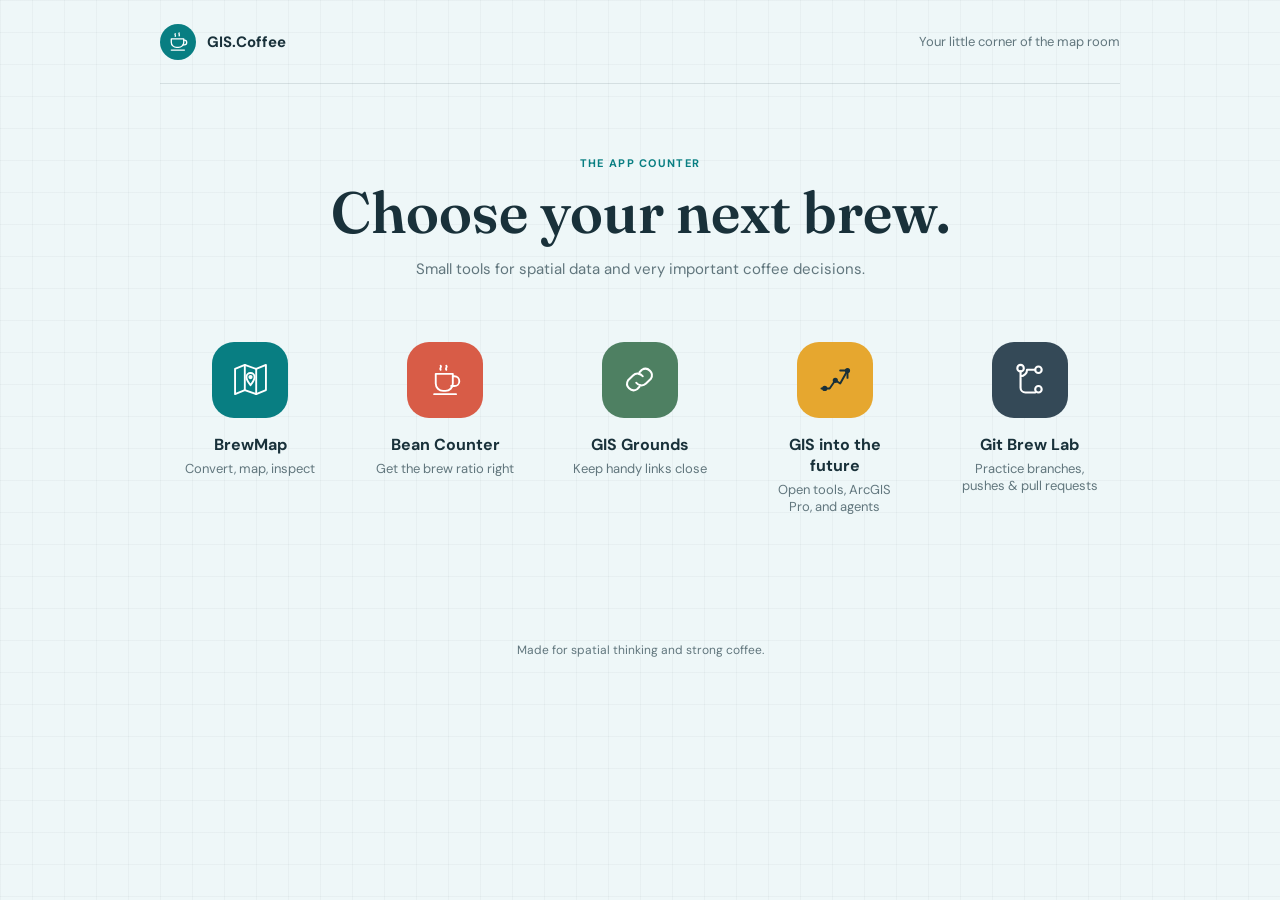
<file: index.html>
<!doctype html>
<html lang="en">
<head>
  <meta charset="utf-8">
  <meta name="viewport" content="width=device-width, initial-scale=1">
  <meta name="referrer" content="strict-origin-when-cross-origin">
  <meta name="theme-color" content="#eef7f8">
  <meta name="description" content="A small collection of GIS and coffee tools.">
  <title>GIS.Coffee · App counter</title>
  <link rel="icon" href="data:image/svg+xml,<svg xmlns='http://www.w3.org/2000/svg' viewBox='0 0 100 100'><text y='.9em' font-size='90'>☕</text></svg>">
  <link rel="preconnect" href="https://fonts.googleapis.com">
  <link rel="preconnect" href="https://fonts.gstatic.com" crossorigin>
  <link href="https://fonts.googleapis.com/css2?family=DM+Sans:wght@400;500;600;700&family=Fraunces:opsz,wght@9..144,500;9..144,600&display=swap" rel="stylesheet">
  <style>
    :root { color-scheme: light; --ink:#19313a; --muted:#61767d; --line:#d8e5e7; --paper:#fff; --wash:#eef7f8; --teal:#087e82; --coral:#d85c47; --gold:#e6a72f; --leaf:#4e8062; }
    * { box-sizing:border-box; }
    body { margin:0; min-height:100vh; color:var(--ink); font:15px 'DM Sans',sans-serif; background-color:var(--wash); background-image:linear-gradient(rgb(25 49 58 / .035) 1px,transparent 1px),linear-gradient(90deg,rgb(25 49 58 / .035) 1px,transparent 1px); background-size:32px 32px; }
    a { color:inherit; text-decoration:none; }
    button,input { font:inherit; }
    .shell { width:min(100% - 40px,960px); margin:0 auto; }
    header { height:84px; display:flex; align-items:center; justify-content:space-between; border-bottom:1px solid rgb(25 49 58 / .12); }
    .brand { display:flex; align-items:center; gap:11px; font-weight:700; letter-spacing:0; }
    .brand-mark { display:grid; place-items:center; width:36px; aspect-ratio:1; border-radius:50%; color:#fff; background:var(--teal); }
    .brand-mark svg { width:21px; height:21px; }
    .top-note { color:var(--muted); font-size:13px; }
    main { padding:72px 0 88px; }
    .intro { margin:0 auto 38px; max-width:620px; text-align:center; }
    .eyebrow { margin:0 0 12px; color:var(--teal); font-size:11px; font-weight:700; letter-spacing:.12em; text-transform:uppercase; }
    h1 { margin:0; font:600 58px/1.05 'Fraunces',Georgia,serif; letter-spacing:0; }
    .intro p:last-child { margin:14px 0 0; color:var(--muted); line-height:1.6; }
    .tools { display:grid; grid-template-columns:repeat(5,minmax(0,1fr)); gap:14px; max-width:960px; margin:0 auto; }
    .tool { min-height:194px; padding:22px 20px 18px; border:1px solid transparent; border-radius:8px; text-align:center; transition:transform .18s ease,background .18s ease,border-color .18s ease,box-shadow .18s ease; animation:arrive .38s ease both; }
    .tool:nth-child(2) { animation-delay:.06s; }.tool:nth-child(3) { animation-delay:.12s; }.tool:nth-child(4) { animation-delay:.18s; }.tool:nth-child(5) { animation-delay:.24s; }
    .tool:hover,.tool:focus-visible { transform:translateY(-3px); background:var(--paper); border-color:var(--line); box-shadow:0 10px 24px rgb(25 49 58 / .07); outline:none; }
    .app-icon { width:76px; height:76px; display:grid; place-items:center; margin:0 auto 16px; border-radius:22px; }
    .app-icon svg { width:39px; height:39px; }
    .map-icon { color:#fff; background:var(--teal); }
    .bean-icon { color:#fff; background:var(--coral); }
    .links-icon { color:#fff; background:var(--leaf); }
    .future-icon { color:var(--ink); background:var(--gold); }
    .git-icon { color:#fff; background:#344957; }
    .tool h2 { margin:0; font-size:16px; font-weight:700; }
    .tool p { margin:5px 0 0; color:var(--muted); font-size:13px; }
    footer { padding:20px 0 32px; text-align:center; color:var(--muted); font-size:12px; }
    @keyframes arrive { from { opacity:0; transform:translateY(8px); } to { opacity:1; transform:translateY(0); } }
    @media (max-width:900px) { .tools { grid-template-columns:repeat(3,minmax(0,1fr)); } }
    @media (max-width:640px) { .shell { width:min(100% - 28px,480px); } header { height:70px; }.top-note { font-size:12px; } main { padding:48px 0 56px; }.intro { margin-bottom:24px; }h1 { font-size:40px; }.tools { grid-template-columns:repeat(2,minmax(0,1fr)); gap:4px; }.tool { min-height:170px; padding:16px 8px; }.app-icon { width:68px; height:68px; border-radius:20px; } }
    @media (max-width:360px) { .tools { grid-template-columns:1fr; }.tool { display:flex; align-items:center; min-height:auto; gap:16px; padding:14px; text-align:left; }.app-icon { flex:0 0 58px; width:58px; height:58px; margin:0; border-radius:17px; }.app-icon svg { width:32px; height:32px; } }
    @media (prefers-reduced-motion:reduce) { *,*::before,*::after { scroll-behavior:auto !important; animation-duration:.01ms !important; transition-duration:.01ms !important; } }
  </style>
</head>
<body>
  <div class="shell">
    <header>
      <a class="brand" href="./" aria-label="GIS.Coffee app counter">
        <span class="brand-mark" aria-hidden="true"><svg viewBox="0 0 32 32" fill="none" stroke="currentColor" stroke-width="2" stroke-linecap="round" stroke-linejoin="round"><path d="M11 4c-1.4 1.4 1.4 2.8 0 4.2M17 3c-1.4 1.4 1.4 2.8 0 4.2"/><path d="M5 12h19v5a8 8 0 0 1-8 8h-3a8 8 0 0 1-8-8v-5Z"/><path d="M24 14h1a3.5 3.5 0 0 1 0 7h-2M5 29h20"/></svg></span>
        <span>GIS.Coffee</span>
      </a>
      <span class="top-note">Your little corner of the map room</span>
    </header>
    <main>
      <section class="intro" aria-labelledby="page-title">
        <p class="eyebrow">The app counter</p>
        <h1 id="page-title">Choose your next brew.</h1>
        <p>Small tools for spatial data and very important coffee decisions.</p>
      </section>
      <nav class="tools" aria-label="Apps">
        <a class="tool" href="./brew-map/" aria-label="BrewMap: map and inspect spatial files">
          <span class="app-icon map-icon" aria-hidden="true"><svg viewBox="0 0 48 48" fill="none" stroke="currentColor" stroke-width="2.3" stroke-linecap="round" stroke-linejoin="round"><path d="m5 11 12-5 14 5 12-5v31l-12 5-14-5-12 5V11Z"/><path d="M17 6v31M31 11v31"/><path d="M24 16a5 5 0 0 0-5 5c0 4 5 10 5 10s5-6 5-10a5 5 0 0 0-5-5Z"/><circle cx="24" cy="21" r="1.5" fill="currentColor"/></svg></span>
          <h2>BrewMap</h2><p>Convert, map, inspect</p>
        </a>
        <a class="tool" href="./bean-counter/" aria-label="Bean Counter: calculate coffee brew ratios">
          <span class="app-icon bean-icon" aria-hidden="true"><svg viewBox="0 0 48 48" fill="none" stroke="currentColor" stroke-width="2.3" stroke-linecap="round" stroke-linejoin="round"><path d="M12 17h21v12a9 9 0 0 1-9 9h-3a9 9 0 0 1-9-9V17Z"/><path d="M33 20h2a6 6 0 0 1 0 12h-4M10 42h27"/><path d="M18 12c-2-2 2-3 0-5M25 12c-2-2 2-3 0-5"/></svg></span>
          <h2>Bean Counter</h2><p>Get the brew ratio right</p>
        </a>
        <a class="tool" href="./gis-grounds/" aria-label="GIS Grounds: save useful GIS links">
          <span class="app-icon links-icon" aria-hidden="true"><svg viewBox="0 0 48 48" fill="none" stroke="currentColor" stroke-width="2.5" stroke-linecap="round" stroke-linejoin="round"><path d="M20 28a8 8 0 0 0 12 1l6-6a8 8 0 0 0-11-11l-3 3"/><path d="M28 20a8 8 0 0 0-12-1l-6 6a8 8 0 0 0 11 11l3-3"/></svg></span>
          <h2>GIS Grounds</h2><p>Keep handy links close</p>
        </a>
        <a class="tool" href="./gis-grounds/modern-gis/" aria-label="GIS into the future: interoperable GIS tools and agentic development">
          <span class="app-icon future-icon" aria-hidden="true"><svg viewBox="0 0 48 48" fill="none" stroke="currentColor" stroke-width="2.4" stroke-linecap="round" stroke-linejoin="round"><path d="M8 35h10l7-10 6 4 9-16"/><path d="M31 13h9v9"/><circle cx="12" cy="35" r="2" fill="currentColor"/><circle cx="25" cy="25" r="2" fill="currentColor"/><circle cx="40" cy="13" r="2" fill="currentColor"/></svg></span>
          <h2>GIS into the future</h2><p>Open tools, ArcGIS Pro, and agents</p>
        </a>
        <a class="tool" href="./git-brew/" aria-label="Git Brew Lab: practice branches, commits, pushes, and pull requests">
          <span class="app-icon git-icon" aria-hidden="true"><svg viewBox="0 0 48 48" fill="none" stroke="currentColor" stroke-width="2.6" stroke-linecap="round" stroke-linejoin="round"><circle cx="13" cy="10" r="4"/><circle cx="35" cy="36" r="4"/><circle cx="35" cy="12" r="4"/><path d="M13 14v20a6 6 0 0 0 6 6h12M13 20a8 8 0 0 0 8-8h10"/></svg></span>
          <h2>Git Brew Lab</h2><p>Practice branches, pushes &amp; pull requests</p>
        </a>
      </nav>
    </main>
    <footer>Made for spatial thinking and strong coffee.</footer>
  </div>
</body>
</html>
</file>
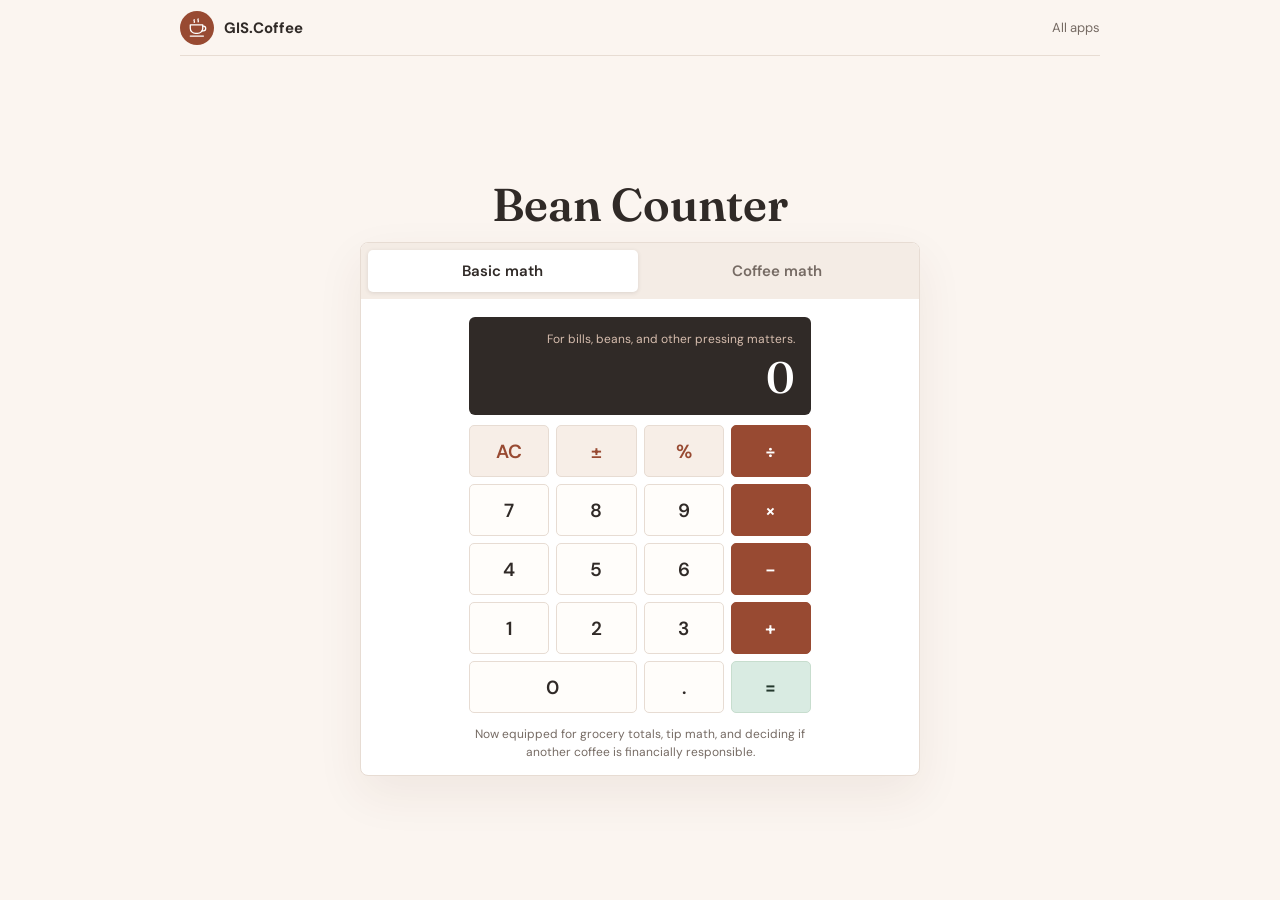
<file: bean-counter/index.html>
<!doctype html>
<html lang="en">
<head>
  <meta charset="utf-8">
  <meta name="viewport" content="width=device-width, initial-scale=1">
  <meta name="referrer" content="strict-origin-when-cross-origin">
  <meta name="theme-color" content="#fbf5f0">
  <meta name="description" content="Quick arithmetic and playful coffee brew-ratio calculations.">
  <title>Bean Counter · GIS.Coffee</title>
  <link rel="icon" href="data:image/svg+xml,<svg xmlns='http://www.w3.org/2000/svg' viewBox='0 0 100 100'><text y='.9em' font-size='90'>☕</text></svg>">
  <link rel="preconnect" href="https://fonts.googleapis.com">
  <link rel="preconnect" href="https://fonts.gstatic.com" crossorigin>
  <link href="https://fonts.googleapis.com/css2?family=DM+Sans:wght@400;500;600;700&family=Fraunces:opsz,wght@9..144,500;9..144,600&display=swap" rel="stylesheet">
  <style>
    :root { color-scheme:light; --ink:#302a27; --muted:#766b64; --line:#e7dcd3; --paper:#fff; --wash:#fbf5f0; --coffee:#984a32; --cream:#f2d5bf; --mint:#d9ebe2; }
    * { box-sizing:border-box; } body { margin:0; width:100%; height:100vh; height:100dvh; overflow:hidden; color:var(--ink); font:15px 'DM Sans',sans-serif; background:var(--wash); }
    a { color:inherit; text-decoration:none; } button,input { font:inherit; } .shell { width:min(100% - 36px,920px); height:100%; margin:0 auto; display:flex; flex-direction:column; }
    header { flex:none; height:56px; display:flex; align-items:center; justify-content:space-between; border-bottom:1px solid var(--line); }
    .brand { display:flex; align-items:center; gap:10px; font-weight:700; }.mark { width:34px; height:34px; display:grid; place-items:center; border-radius:50%; background:var(--coffee); color:white; }.mark svg { width:21px; height:21px; }
    .back { color:var(--muted); font-size:13px; }.back:hover { color:var(--coffee); }
    main { flex:1; min-height:0; overflow:hidden; display:flex; flex-direction:column; align-items:center; justify-content:center; gap:12px; padding:12px 0; }.intro { flex:none; text-align:center; margin:0; }
    h1 { margin:0; font:600 46px/1.08 'Fraunces',Georgia,serif; letter-spacing:0; }
    .calculator { width:min(100%,560px); max-height:100%; flex:none; margin:0 auto; background:var(--paper); border:1px solid var(--line); border-radius:8px; overflow:hidden; box-shadow:0 18px 48px rgb(78 49 34 / .07); }
    .tool-tabs { display:grid; grid-template-columns:1fr 1fr; gap:5px; padding:7px; background:#f4ece5; }.tool-tab { min-height:42px; border:0; border-radius:5px; color:var(--muted); background:transparent; cursor:pointer; font-weight:600; }.tool-tab[aria-pressed="true"] { color:var(--ink); background:white; box-shadow:0 1px 4px rgb(48 42 39 / .12); }
    .basic-panel { max-width:390px; margin:0 auto; padding:18px 24px 14px; }.basic-display { min-height:88px; display:flex; flex-direction:column; align-items:flex-end; justify-content:flex-end; overflow:hidden; padding:14px 16px; border-radius:6px; background:#302a27; color:#fff; font-variant-numeric:tabular-nums; }.calc-history { width:100%; min-height:18px; margin:0 0 4px; overflow:hidden; color:#d6bdae; font-size:12px; text-align:right; text-overflow:ellipsis; white-space:nowrap; }.calc-display { display:block; max-width:100%; overflow:hidden; font:500 44px/1.1 'Fraunces',Georgia,serif; text-overflow:ellipsis; white-space:nowrap; }
    .keypad { display:grid; grid-template-columns:repeat(4,minmax(0,1fr)); gap:7px; margin-top:10px; }.key { min-height:52px; border:1px solid var(--line); border-radius:5px; color:var(--ink); background:#fffdfa; cursor:pointer; font-size:19px; font-weight:600; transition:background .12s,transform .12s; }.key:hover { background:#f5e9df; }.key:active { transform:scale(.97); }.key.utility { color:var(--coffee); background:#f7eee7; }.key.operator { color:#fff; border-color:var(--coffee); background:var(--coffee); }.key.operator:hover { background:#793922; }.key.equals { color:#24382d; border-color:#c7ddce; background:var(--mint); }.key.zero { grid-column:span 2; }.key:focus-visible,.tool-tab:focus-visible { outline:2px solid var(--coffee); outline-offset:2px; }.calc-caption { margin:12px 0 0; color:var(--muted); font-size:12px; line-height:1.5; text-align:center; }
    .modes { display:grid; grid-template-columns:1fr 1fr; gap:5px; padding:7px; background:#f4ece5; }.mode { min-height:42px; border:0; border-radius:5px; color:var(--muted); background:transparent; cursor:pointer; font-weight:600; }.mode[aria-pressed="true"] { color:var(--ink); background:white; box-shadow:0 1px 4px rgb(48 42 39 / .12); }
    .controls { display:grid; grid-template-columns:1fr 1fr; gap:28px; padding:32px 36px 24px; }.field label { display:block; margin-bottom:9px; font-size:12px; font-weight:700; color:var(--muted); }.entry { display:flex; align-items:center; gap:10px; border-bottom:1px solid var(--line); padding-bottom:8px; }.entry input { width:100%; min-width:0; border:0; outline:0; background:transparent; color:var(--ink); font:500 34px/1.2 'Fraunces',Georgia,serif; }.entry input:focus-visible { box-shadow:0 2px 0 var(--coffee); }.unit { color:var(--muted); font-size:14px; }
    .ratio { display:flex; align-items:center; gap:12px; }.ratio span { color:var(--muted); font:500 22px 'Fraunces',Georgia,serif; }.ratio input { max-width:128px; }.ratio-caption { margin-top:9px; color:var(--muted); font-size:12px; }
    .result { margin:0 20px 16px; padding:22px 24px 20px; border-radius:6px; color:var(--ink); text-align:center; background:var(--mint); }.result-label { margin:0; color:#486b5a; font-size:12px; font-weight:700; text-transform:uppercase; letter-spacing:.09em; }.amount { display:block; margin:8px 0 0; font:600 62px/1 'Fraunces',Georgia,serif; font-variant-numeric:tabular-nums; }.result-unit { font-size:18px; font-weight:500; }.result-note { margin:8px 0 0; color:#486b5a; font-size:13px; }
    .footnote { margin:0; padding:0 20px 20px; text-align:center; color:var(--muted); font-size:12px; }
    .quick-pours { max-width:720px; margin:18px auto 0; }.quick-pours p { margin:0 0 10px; color:var(--muted); font-size:12px; }.pour-buttons { display:flex; flex-wrap:wrap; gap:8px; }.pour { min-height:36px; padding:0 12px; border:1px solid var(--line); border-radius:5px; color:var(--coffee); background:var(--paper); cursor:pointer; font-size:12px; font-weight:600; }.pour:hover { background:#f5e9df; }
    @media(max-width:580px) { .shell { width:min(100% - 28px,520px); } header { height:52px; }.brand { font-size:14px; }.mark { width:30px; height:30px; }main { gap:8px; padding:8px 0; }.intro h1 { font-size:38px; }.basic-panel { width:100%; padding:16px 18px 12px; }.basic-display { min-height:80px; }.calc-display { font-size:40px; }.keypad { gap:6px; margin-top:8px; }.key { min-height:48px; }.calc-caption { margin-top:9px; }.controls { grid-template-columns:1fr; gap:18px; padding:20px 22px 18px; }.result { margin:0 12px 14px; padding:20px 18px 18px; }.amount { font-size:54px; } }
    @media(max-height:700px) { header { height:48px; }.brand .mark { width:28px; height:28px; }main { gap:6px; padding:6px 0; }.intro h1 { font-size:34px; }.basic-panel { padding:10px 16px 8px; }.basic-display { min-height:62px; padding:8px 12px; }.calc-display { font-size:34px; }.keypad { gap:5px; margin-top:6px; }.key { min-height:40px; }.calc-caption { margin-top:6px; font-size:11px; }.controls { gap:12px; padding:12px 16px 10px; }.result { margin-bottom:8px; padding:14px 16px 12px; }.amount { font-size:46px; }.quick-pours { margin-top:6px; } }
    @media(max-height:600px) { .calc-caption,.quick-pours { display:none !important; }.basic-panel { padding:6px 12px; }.basic-display { min-height:48px; }.keypad { gap:4px; margin-top:5px; }.key { min-height:32px; }.controls { grid-template-columns:1fr 1fr; gap:10px; padding:8px 12px; }.field label { margin-bottom:5px; }.entry input { font-size:26px; }.ratio { gap:6px; }.ratio input { max-width:88px; }.result { padding:12px; }.amount { font-size:42px; } }
    @media(max-height:470px) { header { height:40px; }.brand .mark { width:24px; height:24px; }.brand .mark svg { width:16px; height:16px; }main { gap:3px; padding:3px 0; }.intro h1 { font-size:26px; }.tool-tabs .tool-tab { min-height:36px; }.basic-panel { padding:5px 12px; }.basic-display { min-height:42px; padding:5px 10px; }.calc-history { min-height:14px; font-size:10px; }.calc-display { font-size:30px; }.keypad { gap:3px; margin-top:4px; }.key { min-height:28px; font-size:16px; }.controls { padding:6px 12px; }.entry input { font-size:24px; }.result { padding:8px; }.amount { margin-top:4px; font-size:36px; }.result-note,.footnote { font-size:11px; } }
    @media(max-height:470px) { .footnote { display:none; }.tool-tabs,.modes { gap:3px; padding:4px; }.tool-tab,.mode { min-height:30px; }.controls { gap:6px; padding:2px 10px; }.result { margin:0 8px 6px; padding:6px; }.result-label { font-size:10px; }.result-note { margin-top:4px; font-size:10px; }.amount { font-size:34px; } }
    @media(max-width:580px) { .pour-buttons { display:grid; grid-template-columns:repeat(3,minmax(0,1fr)); gap:6px; }.pour { min-width:0; padding:0 4px; font-size:11px; line-height:1.15; white-space:normal; } }
    @media(max-height:700px) { main { gap:4px; }.quick-pours p { margin-bottom:4px; font-size:11px; line-height:1.25; }.pour { min-height:32px; } }
    @media(prefers-reduced-motion:reduce) { *,*::before,*::after { transition-duration:.01ms !important; } }
  </style>
</head>
<body>
  <div class="shell">
    <header>
      <a class="brand" href="../"><span class="mark" aria-hidden="true"><svg viewBox="0 0 32 32" fill="none" stroke="currentColor" stroke-width="2" stroke-linecap="round" stroke-linejoin="round"><path d="M11 4c-1.4 1.4 1.4 2.8 0 4.2M17 3c-1.4 1.4 1.4 2.8 0 4.2"/><path d="M5 12h19v5a8 8 0 0 1-8 8h-3a8 8 0 0 1-8-8v-5Z"/><path d="M24 14h1a3.5 3.5 0 0 1 0 7h-2M5 29h20"/></svg></span>GIS.Coffee</a>
      <a class="back" href="../">All apps</a>
    </header>
    <main>
      <section class="intro"><h1>Bean Counter</h1></section>
      <section class="calculator" aria-label="Bean Counter calculator">
        <div class="tool-tabs" role="tablist" aria-label="Calculator type"><button class="tool-tab" id="basicTab" type="button" role="tab" aria-selected="true" aria-controls="basicPanel" aria-pressed="true">Basic math</button><button class="tool-tab" id="coffeeTab" type="button" role="tab" aria-selected="false" aria-controls="coffeePanel" aria-pressed="false">Coffee math</button></div>
        <section class="basic-panel" id="basicPanel" role="tabpanel" aria-labelledby="basicTab">
          <div class="basic-display"><p class="calc-history" id="calcHistory">For bills, beans, and other pressing matters.</p><output class="calc-display" id="calcDisplay" aria-live="polite">0</output></div>
          <div class="keypad" aria-label="Calculator keypad">
            <button class="key utility" type="button" data-action="clear" aria-label="Clear all">AC</button><button class="key utility" type="button" data-action="sign" aria-label="Change sign">±</button><button class="key utility" type="button" data-action="percent" aria-label="Percent">%</button><button class="key operator" type="button" data-operator="divide" aria-label="Divide">÷</button>
            <button class="key" type="button" data-digit="7">7</button><button class="key" type="button" data-digit="8">8</button><button class="key" type="button" data-digit="9">9</button><button class="key operator" type="button" data-operator="multiply" aria-label="Multiply">×</button>
            <button class="key" type="button" data-digit="4">4</button><button class="key" type="button" data-digit="5">5</button><button class="key" type="button" data-digit="6">6</button><button class="key operator" type="button" data-operator="subtract" aria-label="Subtract">−</button>
            <button class="key" type="button" data-digit="1">1</button><button class="key" type="button" data-digit="2">2</button><button class="key" type="button" data-digit="3">3</button><button class="key operator" type="button" data-operator="add" aria-label="Add">+</button>
            <button class="key zero" type="button" data-digit="0">0</button><button class="key" type="button" data-action="decimal" aria-label="Decimal point">.</button><button class="key equals" type="button" data-action="equals" aria-label="Equals">=</button>
          </div>
          <p class="calc-caption">Now equipped for grocery totals, tip math, and deciding if another coffee is financially responsible.</p>
        </section>
        <section id="coffeePanel" role="tabpanel" aria-labelledby="coffeeTab" hidden>
          <div class="modes" role="group" aria-label="What are you measuring?"><button class="mode" id="doseMode" type="button" aria-pressed="true">Coffee dose</button><button class="mode" id="waterMode" type="button" aria-pressed="false">Water amount</button></div>
          <div class="controls">
            <div class="field"><label id="amountLabel" for="amountInput">Coffee dose</label><div class="entry"><input id="amountInput" type="number" inputmode="decimal" min="0.1" max="2000" step="0.5" value="20"><span class="unit" id="inputUnit">g coffee</span></div></div>
            <div class="field"><label for="ratioInput">Brew ratio</label><div class="ratio"><span>1 :</span><div class="entry"><input id="ratioInput" type="number" inputmode="decimal" min="1" max="30" step="0.5" value="16"></div></div><p class="ratio-caption">1 part coffee to <span id="ratioCaption">16</span> parts water</p></div>
          </div>
          <div class="result" aria-live="polite"><p class="result-label" id="resultLabel">Water for this dose</p><output class="amount" id="resultAmount" for="amountInput ratioInput">320<span class="result-unit"> ml</span></output><p class="result-note" id="resultNote">20 g coffee · 1:16 ratio</p></div>
          <p class="footnote">Water in grams and millilitres is treated as roughly 1:1.</p>
        </section>
      </section>
      <section class="quick-pours" id="quickPours" aria-label="Coffee math suggestions" hidden><p>Quick pours: because weighing beans is easier than making decisions.</p><div class="pour-buttons"><button class="pour" type="button" data-dose="18" data-ratio="16">One respectable mug · 18 g</button><button class="pour" type="button" data-dose="45" data-ratio="17">Meeting fuel · 45 g</button><button class="pour" type="button" data-dose="20" data-ratio="14">Strong opinions · 20 g</button></div></section>
    </main>
  </div>
  <script>
    (() => {
      const amountInput = document.querySelector('#amountInput');
      const ratioInput = document.querySelector('#ratioInput');
      const doseMode = document.querySelector('#doseMode');
      const waterMode = document.querySelector('#waterMode');
      const amountLabel = document.querySelector('#amountLabel');
      const inputUnit = document.querySelector('#inputUnit');
      const resultLabel = document.querySelector('#resultLabel');
      const resultAmount = document.querySelector('#resultAmount');
      const resultNote = document.querySelector('#resultNote');
      const ratioCaption = document.querySelector('#ratioCaption');
      const basicTab = document.querySelector('#basicTab');
      const coffeeTab = document.querySelector('#coffeeTab');
      const basicPanel = document.querySelector('#basicPanel');
      const coffeePanel = document.querySelector('#coffeePanel');
      const quickPours = document.querySelector('#quickPours');
      let mode = 'dose';

      function display(value) {
        return Number.isFinite(value) ? new Intl.NumberFormat(undefined, { maximumFractionDigits: 1 }).format(value) : '—';
      }
      function render() {
        const amount = Number(amountInput.value);
        const ratio = Number(ratioInput.value);
        const valid = Number.isFinite(amount) && amount > 0 && Number.isFinite(ratio) && ratio > 0;
        ratioCaption.textContent = display(ratio);
        resultAmount.replaceChildren(document.createTextNode(valid ? display(mode === 'dose' ? amount * ratio : amount / ratio) : '—'));
        const unit = document.createElement('span');
        unit.className = 'result-unit';
        unit.textContent = mode === 'dose' ? ' ml' : ' g';
        resultAmount.append(unit);
        resultNote.textContent = valid ? (mode === 'dose' ? `${display(amount)} g coffee` : `${display(amount)} ml water`) + ` · 1:${display(ratio)} ratio` : 'Enter values greater than zero';
      }
      function setMode(nextMode) {
        mode = nextMode;
        const isDose = mode === 'dose';
        doseMode.setAttribute('aria-pressed', String(isDose));
        waterMode.setAttribute('aria-pressed', String(!isDose));
        amountLabel.textContent = isDose ? 'Coffee dose' : 'Water amount';
        inputUnit.textContent = isDose ? 'g coffee' : 'ml water';
        resultLabel.textContent = isDose ? 'Water for this dose' : 'Coffee for this water';
        render();
      }
      function setCalculatorTab(tab) {
        const showCoffee = tab === 'coffee';
        basicPanel.hidden = showCoffee;
        coffeePanel.hidden = !showCoffee;
        quickPours.hidden = !showCoffee;
        basicTab.setAttribute('aria-selected', String(!showCoffee));
        basicTab.setAttribute('aria-pressed', String(!showCoffee));
        coffeeTab.setAttribute('aria-selected', String(showCoffee));
        coffeeTab.setAttribute('aria-pressed', String(showCoffee));
      }

      const calcDisplay = document.querySelector('#calcDisplay');
      const calcHistory = document.querySelector('#calcHistory');
      let currentValue = '0';
      let storedValue = null;
      let pendingOperator = null;
      let waitingForOperand = false;

      function formatCalc(value) {
        if (!Number.isFinite(value)) return 'Error';
        const rounded = Number(value.toPrecision(11));
        return new Intl.NumberFormat(undefined, { maximumFractionDigits: 10, useGrouping: true }).format(rounded);
      }
      function updateCalcDisplay() {
        calcDisplay.textContent = currentValue === 'Error' ? currentValue : formatCalc(Number(currentValue));
      }
      function calculate(left, right, operator) {
        if (operator === 'add') return left + right;
        if (operator === 'subtract') return left - right;
        if (operator === 'multiply') return left * right;
        if (operator === 'divide') return right === 0 ? NaN : left / right;
        return right;
      }
      function enterDigit(digit) {
        if (currentValue === 'Error') clearCalc();
        currentValue = waitingForOperand || currentValue === '0' ? digit : currentValue + digit;
        waitingForOperand = false;
        updateCalcDisplay();
      }
      function enterDecimal() {
        if (currentValue === 'Error') clearCalc();
        if (waitingForOperand) { currentValue = '0.'; waitingForOperand = false; }
        else if (!currentValue.includes('.')) currentValue += '.';
        updateCalcDisplay();
      }
      function chooseOperator(operator) {
        if (currentValue === 'Error') clearCalc();
        const value = Number(currentValue);
        if (pendingOperator && !waitingForOperand) {
          const result = calculate(Number(storedValue), value, pendingOperator);
          currentValue = Number.isFinite(result) ? String(Number(result.toPrecision(11))) : 'Error';
          updateCalcDisplay();
          if (currentValue === 'Error') { clearCalc(); currentValue = 'Error'; updateCalcDisplay(); return; }
        }
        storedValue = currentValue;
        pendingOperator = operator;
        waitingForOperand = true;
        calcHistory.textContent = `${formatCalc(Number(storedValue))} ${operatorSymbol(operator)}`;
      }
      function operatorSymbol(operator) {
        return { add: '+', subtract: '−', multiply: '×', divide: '÷' }[operator];
      }
      function equals() {
        if (!pendingOperator || waitingForOperand) return;
        const left = Number(storedValue);
        const right = Number(currentValue);
        const result = calculate(left, right, pendingOperator);
        calcHistory.textContent = `${formatCalc(left)} ${operatorSymbol(pendingOperator)} ${formatCalc(right)} =`;
        currentValue = Number.isFinite(result) ? String(Number(result.toPrecision(11))) : 'Error';
        storedValue = null;
        pendingOperator = null;
        waitingForOperand = true;
        updateCalcDisplay();
      }
      function clearCalc() {
        currentValue = '0';
        storedValue = null;
        pendingOperator = null;
        waitingForOperand = false;
        calcHistory.textContent = 'For bills, beans, and other pressing matters.';
        updateCalcDisplay();
      }
      function handleCalcAction(action) {
        if (action === 'clear') clearCalc();
        if (action === 'decimal') enterDecimal();
        if (action === 'equals') equals();
        if (action === 'sign' && currentValue !== 'Error') { currentValue = String(-Number(currentValue)); updateCalcDisplay(); }
        if (action === 'percent' && currentValue !== 'Error') { currentValue = String(Number(currentValue) / 100); updateCalcDisplay(); }
        if (action === 'backspace' && currentValue !== 'Error' && !waitingForOperand) { currentValue = currentValue.length > 1 ? currentValue.slice(0, -1) : '0'; if (currentValue === '-') currentValue = '0'; updateCalcDisplay(); }
      }
      document.querySelector('.keypad').addEventListener('click', event => {
        const key = event.target.closest('button');
        if (!key) return;
        if (key.dataset.digit !== undefined) enterDigit(key.dataset.digit);
        else if (key.dataset.operator) chooseOperator(key.dataset.operator);
        else handleCalcAction(key.dataset.action);
      });
      document.addEventListener('keydown', event => {
        if (basicPanel.hidden || event.target.matches('input,textarea,select')) return;
        if (/^[0-9]$/.test(event.key)) enterDigit(event.key);
        else if (event.key === '.') enterDecimal();
        else if (event.key === '+') chooseOperator('add');
        else if (event.key === '-') chooseOperator('subtract');
        else if (event.key === '*') chooseOperator('multiply');
        else if (event.key === '/') { event.preventDefault(); chooseOperator('divide'); }
        else if (event.key === 'Enter' || event.key === '=') { event.preventDefault(); equals(); }
        else if (event.key === 'Backspace') handleCalcAction('backspace');
        else if (event.key === 'Escape') clearCalc();
        else if (event.key === '%') handleCalcAction('percent');
      });
      amountInput.addEventListener('input', render);
      ratioInput.addEventListener('input', render);
      doseMode.addEventListener('click', () => setMode('dose'));
      waterMode.addEventListener('click', () => setMode('water'));
      basicTab.addEventListener('click', () => setCalculatorTab('basic'));
      coffeeTab.addEventListener('click', () => setCalculatorTab('coffee'));
      quickPours.addEventListener('click', event => {
        const pour = event.target.closest('button[data-dose]');
        if (!pour) return;
        amountInput.value = pour.dataset.dose;
        ratioInput.value = pour.dataset.ratio;
        setMode('dose');
      });
      updateCalcDisplay();
    })();
  </script>
</body>
</html>
</file>
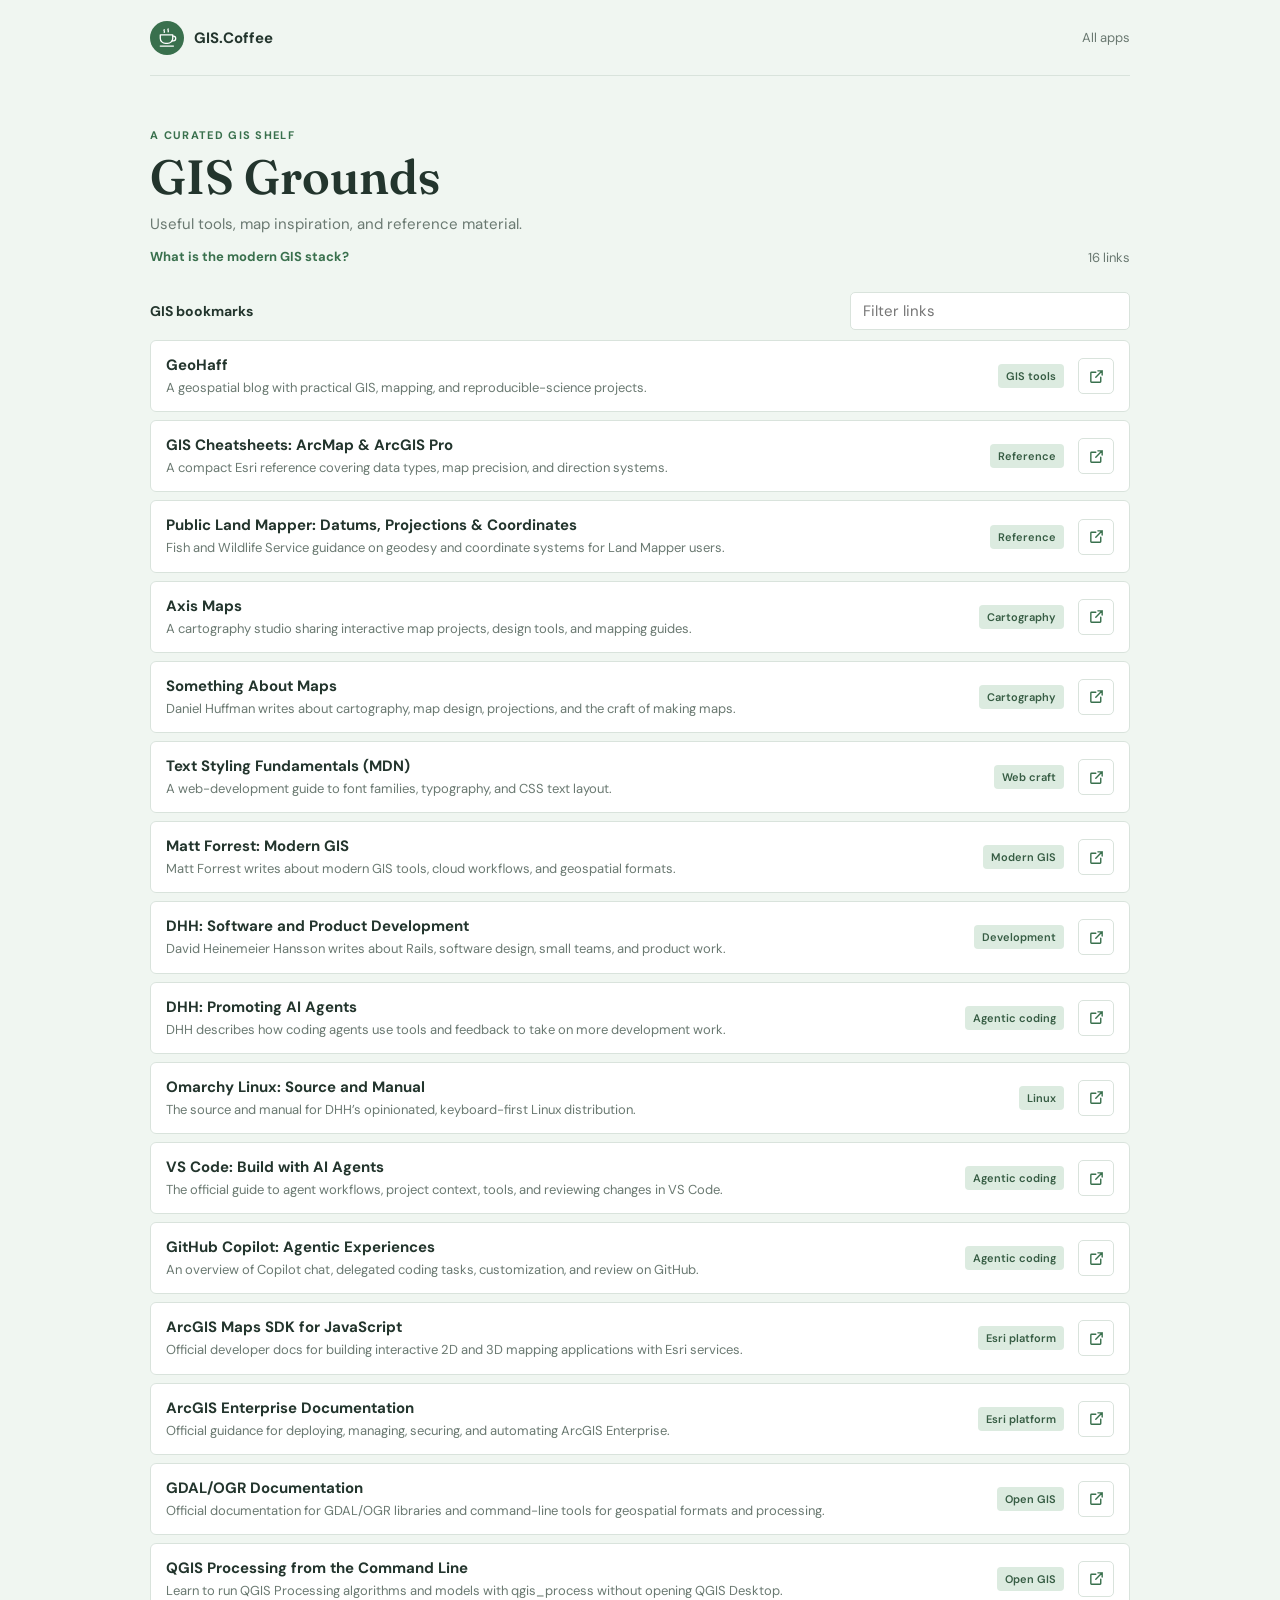
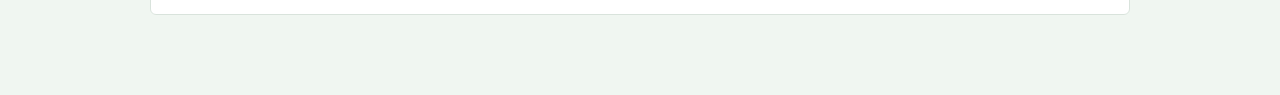
<file: gis-grounds/index.html>
<!doctype html>
<html lang="en">
<head>
  <meta charset="utf-8">
  <meta name="viewport" content="width=device-width, initial-scale=1">
  <meta name="referrer" content="strict-origin-when-cross-origin">
  <meta name="theme-color" content="#f0f6f1">
  <meta name="description" content="A curated shelf of GIS tools, map inspiration, and reference links.">
  <title>GIS Grounds · GIS.Coffee</title>
  <link rel="icon" href="data:image/svg+xml,<svg xmlns='http://www.w3.org/2000/svg' viewBox='0 0 100 100'><text y='.9em' font-size='90'>☕</text></svg>">
  <link rel="preconnect" href="https://fonts.googleapis.com">
  <link rel="preconnect" href="https://fonts.gstatic.com" crossorigin>
  <link href="https://fonts.googleapis.com/css2?family=DM+Sans:wght@400;500;600;700&family=Fraunces:opsz,wght@9..144,500;9..144,600&display=swap" rel="stylesheet">
  <style>
    :root { color-scheme:light; --ink:#23352d; --muted:#6a7971; --line:#d9e3dc; --paper:#fff; --wash:#f0f6f1; --green:#39704d; --mint:#dcebe0; --orange:#d66c47; }
    * { box-sizing:border-box; } body { margin:0; min-height:100vh; color:var(--ink); font:15px 'DM Sans',sans-serif; background:var(--wash); }
    a { color:inherit; text-decoration:none; } button,input { font:inherit; }.shell { width:min(100% - 36px,980px); margin:0 auto; }
    header { height:76px; display:flex; align-items:center; justify-content:space-between; border-bottom:1px solid var(--line); }.brand { display:flex; align-items:center; gap:10px; font-weight:700; }.mark { width:34px; height:34px; display:grid; place-items:center; border-radius:50%; color:#fff; background:var(--green); }.mark svg { width:21px; height:21px; }.back { color:var(--muted); font-size:13px; }.back:hover { color:var(--green); }
    main { padding:52px 0 80px; }.heading { display:flex; align-items:end; justify-content:space-between; gap:24px; margin-bottom:26px; }.eyebrow { margin:0 0 9px; color:var(--green); font-size:11px; font-weight:700; letter-spacing:.12em; text-transform:uppercase; }h1 { margin:0; font:600 clamp(36px,5vw,48px)/1.08 'Fraunces',Georgia,serif; letter-spacing:0; }.subtitle { margin:10px 0 0; color:var(--muted); line-height:1.55; }
    .count { flex:none; color:var(--muted); font-size:13px; font-variant-numeric:tabular-nums; }
    .link-description { margin:4px 0 0; color:var(--muted); font-size:13px; line-height:1.4; }
    .guide-link { display:inline-flex; margin-top:12px; color:var(--green); font-size:13px; font-weight:700; }.guide-link:hover { text-decoration:underline; text-underline-offset:3px; }
    .list-head { display:flex; align-items:center; justify-content:space-between; gap:14px; margin:26px 0 10px; }.list-head h2 { margin:0; font-size:14px; }.search { width:min(100%,280px); height:38px; padding:0 12px; border:1px solid var(--line); border-radius:5px; outline:none; background:var(--paper); }.search:focus-visible { border-color:var(--green); box-shadow:0 0 0 3px rgb(57 112 77 / .13); }.links { display:grid; grid-template-columns:minmax(0,1fr); gap:8px; min-width:0; }.link-row { display:flex; align-items:center; gap:14px; min-width:0; padding:14px 15px; background:var(--paper); border:1px solid var(--line); border-radius:6px; animation:arrive .2s ease both; }.link-main { min-width:0; flex:1; }.link-title { display:block; overflow:hidden; text-overflow:ellipsis; white-space:nowrap; font-weight:700; }.link-url { display:block; overflow:hidden; text-overflow:ellipsis; white-space:nowrap; margin-top:3px; color:var(--muted); font-size:12px; }.tag { flex:none; max-width:160px; overflow:hidden; text-overflow:ellipsis; white-space:nowrap; padding:5px 8px; border-radius:4px; background:var(--mint); color:#365c43; font-size:11px; font-weight:600; }.open-link { flex:none; width:36px; height:36px; display:grid; place-items:center; border:1px solid var(--line); border-radius:5px; color:var(--green); }.open-link:hover { background:var(--mint); }.open-link:focus-visible { outline:2px solid var(--green); outline-offset:2px; }.open-link svg { width:17px; height:17px; }.empty { padding:34px 18px; border:1px dashed #b8c9bc; border-radius:6px; text-align:center; color:var(--muted); }.empty strong { display:block; color:var(--ink); font-size:15px; }.empty p { margin:6px 0 0; font-size:13px; }
    @keyframes arrive { from { opacity:0; transform:translateY(4px); } to { opacity:1; transform:translateY(0); } }
    @media(max-width:720px) { .shell { width:min(100% - 28px,520px); }main { padding:40px 0 56px; }.heading { align-items:start; }.fields { grid-template-columns:1fr 1fr; }.fields .field:nth-child(2) { grid-column:span 2; }.submit { grid-column:span 2; }.link-row { gap:9px; padding:12px 10px; }.tag { max-width:88px; } }
    @media(max-width:420px) { .heading { display:block; }.count { display:block; margin-top:14px; }.list-head { align-items:stretch; flex-direction:column; }.search { width:100%; }.tag { display:none; }.add { padding:16px; } }
    @media(prefers-reduced-motion:reduce) { *,*::before,*::after { animation-duration:.01ms !important; } }
  </style>
</head>
<body>
  <div class="shell">
    <header>
      <a class="brand" href="../"><span class="mark" aria-hidden="true"><svg viewBox="0 0 32 32" fill="none" stroke="currentColor" stroke-width="2" stroke-linecap="round" stroke-linejoin="round"><path d="M11 4c-1.4 1.4 1.4 2.8 0 4.2M17 3c-1.4 1.4 1.4 2.8 0 4.2"/><path d="M5 12h19v5a8 8 0 0 1-8 8h-3a8 8 0 0 1-8-8v-5Z"/><path d="M24 14h1a3.5 3.5 0 0 1 0 7h-2M5 29h20"/></svg></span>GIS.Coffee</a>
      <a class="back" href="../">All apps</a>
    </header>
    <main>
      <section class="heading"><div><p class="eyebrow">A curated GIS shelf</p><h1>GIS Grounds</h1><p class="subtitle">Useful tools, map inspiration, and reference material.</p><a class="guide-link" href="./modern-gis/">What is the modern GIS stack?</a></div><span class="count" id="count" aria-live="polite">0 links</span></section>
      <section aria-labelledby="saved-title">
        <div class="list-head"><h2 id="saved-title">GIS bookmarks</h2><input class="search" id="searchInput" type="search" placeholder="Filter links" aria-label="Filter links"></div>
        <div class="links" id="linksList"></div>
      </section>
    </main>
  </div>
  <script>
    (() => {
      const links = [
        { title: 'GeoHaff', url: 'https://geohaff.com/', category: 'GIS tools', description: 'A geospatial blog with practical GIS, mapping, and reproducible-science projects.' },
        { title: 'GIS Cheatsheets: ArcMap & ArcGIS Pro', url: 'https://github.com/DigitalDataServices/gis-cheatsheets/blob/master/software/esri-arcmap-and-arcgis-pro.md', category: 'Reference', description: 'A compact Esri reference covering data types, map precision, and direction systems.' },
        { title: 'Public Land Mapper: Datums, Projections & Coordinates', url: 'https://www.fws.gov/r7/nwr/Realty/data/LandMappers/Public/Help/HTML/R7-Public-Land-Mapper-Help.html?Datumsprojectionsandcoordinatesy.html', category: 'Reference', description: 'Fish and Wildlife Service guidance on geodesy and coordinate systems for Land Mapper users.' },
        { title: 'Axis Maps', url: 'https://www.axismaps.com/', category: 'Cartography', description: 'A cartography studio sharing interactive map projects, design tools, and mapping guides.' },
        { title: 'Something About Maps', url: 'https://somethingaboutmaps.wordpress.com/', category: 'Cartography', description: 'Daniel Huffman writes about cartography, map design, projections, and the craft of making maps.' },
        { title: 'Text Styling Fundamentals (MDN)', url: 'https://developer.mozilla.org/en-US/docs/Learn_web_development/Core/Text_styling/Fundamentals', category: 'Web craft', description: 'A web-development guide to font families, typography, and CSS text layout.' },
        { title: 'Matt Forrest: Modern GIS', url: 'https://forrest.nyc/tag/modern-gis/', category: 'Modern GIS', description: 'Matt Forrest writes about modern GIS tools, cloud workflows, and geospatial formats.' },
        { title: 'DHH: Software and Product Development', url: 'https://world.hey.com/dhh', category: 'Development', description: 'David Heinemeier Hansson writes about Rails, software design, small teams, and product work.' },
        { title: 'DHH: Promoting AI Agents', url: 'https://world.hey.com/dhh/promoting-ai-agents-3ee04945', category: 'Agentic coding', description: 'DHH describes how coding agents use tools and feedback to take on more development work.' },
        { title: 'Omarchy Linux: Source and Manual', url: 'https://github.com/omacom/omarchy', category: 'Linux', description: 'The source and manual for DHH’s opinionated, keyboard-first Linux distribution.' },
        { title: 'VS Code: Build with AI Agents', url: 'https://code.visualstudio.com/docs/agents/overview', category: 'Agentic coding', description: 'The official guide to agent workflows, project context, tools, and reviewing changes in VS Code.' },
        { title: 'GitHub Copilot: Agentic Experiences', url: 'https://docs.github.com/en/copilot/concepts/agents/coding-agent/about-coding-agent', category: 'Agentic coding', description: 'An overview of Copilot chat, delegated coding tasks, customization, and review on GitHub.' },
        { title: 'ArcGIS Maps SDK for JavaScript', url: 'https://developers.arcgis.com/javascript/latest/', category: 'Esri platform', description: 'Official developer docs for building interactive 2D and 3D mapping applications with Esri services.' },
        { title: 'ArcGIS Enterprise Documentation', url: 'https://enterprise.arcgis.com/en/', category: 'Esri platform', description: 'Official guidance for deploying, managing, securing, and automating ArcGIS Enterprise.' },
        { title: 'GDAL/OGR Documentation', url: 'https://gdal.org/en/stable/', category: 'Open GIS', description: 'Official documentation for GDAL/OGR libraries and command-line tools for geospatial formats and processing.' },
        { title: 'QGIS Processing from the Command Line', url: 'https://docs.qgis.org/latest/en/docs/user_manual/processing/standalone.html', category: 'Open GIS', description: 'Learn to run QGIS Processing algorithms and models with qgis_process without opening QGIS Desktop.' }
      ];
      const list = document.querySelector('#linksList');
      const search = document.querySelector('#searchInput');
      const count = document.querySelector('#count');
      function render() {
        const query = search.value.trim().toLowerCase();
        const shown = links.filter(link => `${link.title} ${link.url} ${link.category || ''} ${link.description}`.toLowerCase().includes(query));
        count.textContent = `${links.length} ${links.length === 1 ? 'link' : 'links'}`;
        list.replaceChildren();
        if (!shown.length) {
          const empty = document.createElement('div');
          empty.className = 'empty';
          const title = document.createElement('strong');
          title.textContent = links.length ? 'No matching links' : 'No bookmarks yet';
          const note = document.createElement('p');
          note.textContent = links.length ? 'Try another search.' : 'The curated shelf is empty.';
          empty.append(title, note);
          list.append(empty);
          return;
        }
        for (const link of shown) {
          const row = document.createElement('article');
          row.className = 'link-row';
          const main = document.createElement('div');
          main.className = 'link-main';
          const title = document.createElement('a');
          title.className = 'link-title';
          title.href = link.url;
          title.target = '_blank';
          title.rel = 'noopener noreferrer';
          title.textContent = link.title;
          const description = document.createElement('p');
          description.className = 'link-description';
          description.textContent = link.description;
          main.append(title, description);
          row.append(main);
          if (link.category) {
            const tag = document.createElement('span');
            tag.className = 'tag';
            tag.textContent = link.category;
            row.append(tag);
          }
          const open = document.createElement('a');
          open.className = 'open-link';
          open.href = link.url;
          open.target = '_blank';
          open.rel = 'noopener noreferrer';
          open.setAttribute('aria-label', `Open ${link.title} in a new tab`);
          open.innerHTML = '<svg viewBox="0 0 24 24" fill="none" stroke="currentColor" stroke-width="2" stroke-linecap="round" stroke-linejoin="round" aria-hidden="true"><path d="M14 4h6v6M20 4l-9 9"/><path d="M18 13v6a1 1 0 0 1-1 1H5a1 1 0 0 1-1-1V7a1 1 0 0 1 1-1h6"/></svg>';
          row.append(open);
          list.append(row);
        }
      }
      search.addEventListener('input', render);
      render();
    })();
  </script>
</body>
</html>
</file>
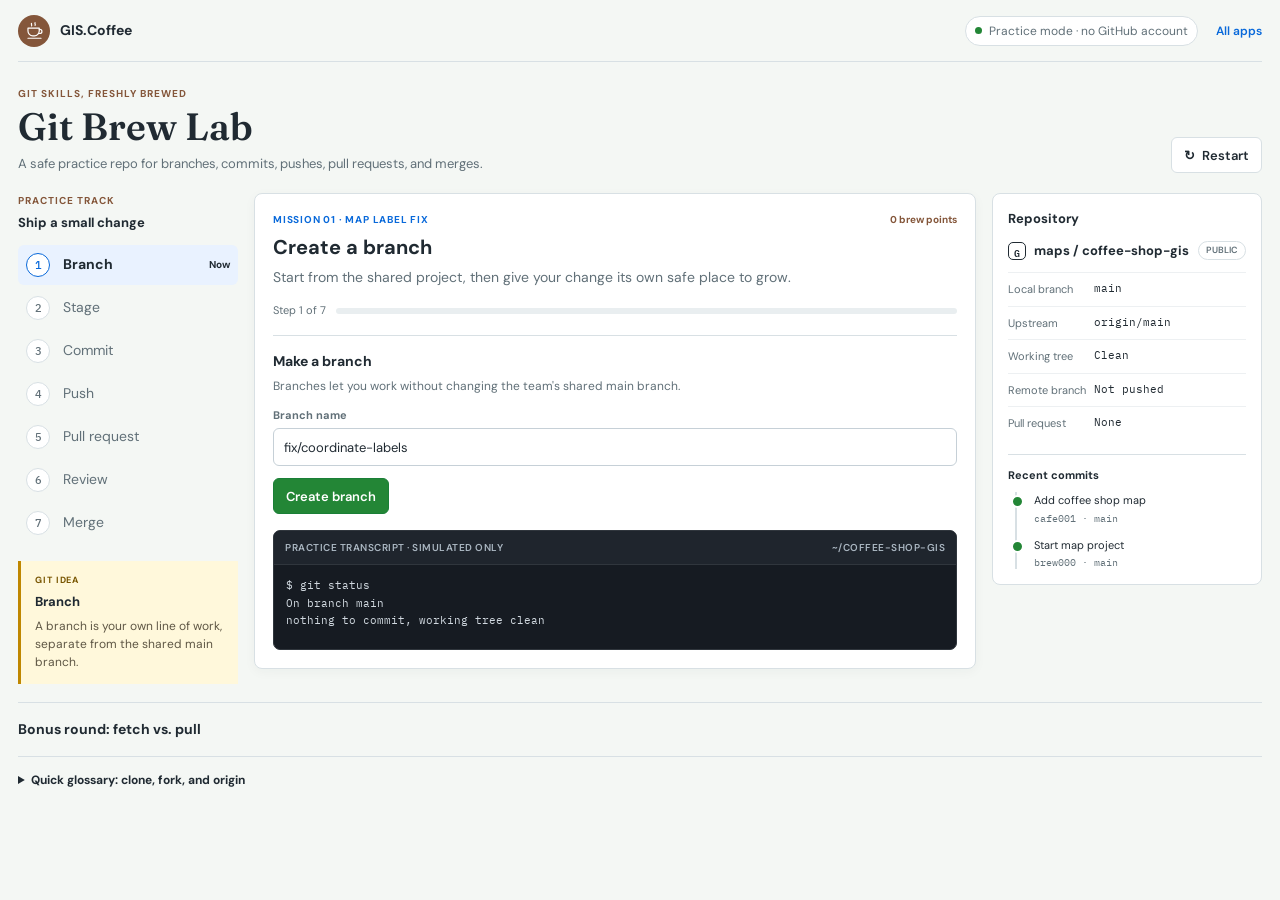
<file: git-brew/index.html>
<!doctype html>
<html lang="en">
<head>
  <meta charset="utf-8">
  <meta name="viewport" content="width=device-width, initial-scale=1">
  <meta name="referrer" content="strict-origin-when-cross-origin">
  <meta name="theme-color" content="#f4f7f4">
  <meta name="description" content="A friendly, local simulation for learning Git branches, commits, pushes, pull requests, reviews, and merges.">
  <title>Git Brew Lab · GIS.Coffee</title>
  <link rel="icon" href="data:image/svg+xml,<svg xmlns='http://www.w3.org/2000/svg' viewBox='0 0 100 100'><text y='.9em' font-size='90'>☕</text></svg>">
  <link rel="preconnect" href="https://fonts.googleapis.com">
  <link rel="preconnect" href="https://fonts.gstatic.com" crossorigin>
  <link href="https://fonts.googleapis.com/css2?family=DM+Sans:wght@400;500;600;700&family=Fraunces:opsz,wght@9..144,500;9..144,600&family=IBM+Plex+Mono:wght@400;500;600&display=swap" rel="stylesheet">
  <style>
    :root { color-scheme:light; --ink:#202a32; --muted:#617078; --line:#d8e0e4; --paper:#fff; --wash:#f4f7f4; --green:#238636; --green-dark:#1a7f37; --blue:#0969da; --amber:#bf8700; --coffee:#84563a; --foam:#eaf2e8; --red:#cf222e; }
    * { box-sizing:border-box; }
    body { margin:0; min-height:100vh; color:var(--ink); background:var(--wash); font:14px/1.5 'DM Sans',sans-serif; }
    a { color:inherit; text-decoration:none; }
    button,input,textarea { font:inherit; }
    button { cursor:pointer; }
    button:disabled { cursor:not-allowed; opacity:.52; }
    :focus-visible { outline:2px solid var(--blue); outline-offset:2px; }
    .shell { width:min(100% - 36px,1440px); margin:0 auto; }
    .topbar { height:62px; display:flex; align-items:center; justify-content:space-between; border-bottom:1px solid var(--line); }
    .brand { display:flex; align-items:center; gap:10px; font-weight:700; }
    .cup-mark { width:32px; height:32px; display:grid; place-items:center; border-radius:50%; color:#fff; background:var(--coffee); }
    .cup-mark svg { width:19px; height:19px; }
    .top-meta { display:flex; align-items:center; gap:18px; color:var(--muted); font-size:12px; }
    .top-meta a { color:var(--blue); font-weight:600; }
    .sim-badge { display:inline-flex; align-items:center; gap:7px; padding:5px 9px; border:1px solid var(--line); border-radius:999px; background:#fff; }
    .sim-dot { width:7px; height:7px; border-radius:50%; background:var(--green); }
    main { padding:24px 0 48px; }
    .page-heading { display:flex; align-items:flex-end; justify-content:space-between; gap:20px; margin-bottom:20px; }
    .eyebrow { margin:0 0 5px; color:var(--coffee); font-size:10px; font-weight:700; letter-spacing:.1em; text-transform:uppercase; }
    h1,h2,h3,p { margin-top:0; }
    h1 { margin:0; font:600 38px/1.1 'Fraunces',Georgia,serif; }
    .page-heading p:last-child { margin:6px 0 0; color:var(--muted); font-size:13px; }
    .reset-button,.secondary-button,.primary-button,.success-button { min-height:36px; display:inline-flex; align-items:center; justify-content:center; gap:7px; padding:0 12px; border:1px solid var(--line); border-radius:6px; color:var(--ink); background:#fff; font-size:13px; font-weight:600; }
    .reset-button:hover,.secondary-button:hover { background:#f6f8fa; border-color:#aebbc2; }
    .primary-button { border-color:var(--green-dark); color:#fff; background:var(--green); }
    .primary-button:hover:not(:disabled) { background:var(--green-dark); }
    .success-button { border-color:var(--green); color:#fff; background:var(--green); }
    .training-layout { display:grid; grid-template-columns:220px minmax(380px,1fr) 270px; align-items:start; gap:16px; }
    .mission-rail,.repo-panel { min-width:0; }
    .rail-heading,.repo-heading { margin:0 0 12px; font-size:13px; font-weight:700; }
    .step-list { display:grid; gap:3px; list-style:none; margin:0; padding:0; }
    .step-item { display:grid; grid-template-columns:28px minmax(0,1fr) auto; align-items:center; gap:9px; min-height:40px; padding:6px 8px; border-radius:6px; color:var(--muted); }
    .step-item.current { color:var(--ink); background:#e9f2ff; font-weight:700; }
    .step-item.done { color:var(--green-dark); }
    .step-mark { width:24px; height:24px; display:grid; place-items:center; border:1px solid var(--line); border-radius:50%; background:#fff; font:500 11px 'IBM Plex Mono',monospace; }
    .step-item.current .step-mark { border-color:var(--blue); color:var(--blue); }
    .step-item.done .step-mark { border-color:#a8d2b2; color:var(--green-dark); background:#eaf7ed; }
    .step-status { font-size:10px; }
    .concept-note { margin-top:18px; padding:13px 14px; border-left:3px solid var(--amber); background:#fff8db; }
    .concept-note small { display:block; margin-bottom:5px; color:#785500; font-size:9px; font-weight:700; letter-spacing:.1em; }
    .concept-note h3 { margin:0 0 5px; font-size:13px; }
    .concept-note p { margin:0; color:#5f5745; font-size:12px; }
    .practice-panel { min-width:0; padding:18px; border:1px solid var(--line); border-radius:8px; background:var(--paper); box-shadow:0 3px 12px rgb(31 41 51 / .04); }
    .mission-kicker { display:flex; align-items:center; justify-content:space-between; gap:12px; margin-bottom:8px; color:var(--blue); font-size:10px; font-weight:700; letter-spacing:.08em; text-transform:uppercase; }
    .points { color:var(--coffee); letter-spacing:0; text-transform:none; }
    .practice-panel h2 { margin:0; font-size:20px; line-height:1.25; }
    .mission-prompt { margin:7px 0 14px; color:var(--muted); }
    .progress-row { display:flex; align-items:center; gap:10px; margin-bottom:16px; color:var(--muted); font-size:11px; }
    .progress-track { height:6px; flex:1; overflow:hidden; border-radius:999px; background:#e9eef0; }
    .progress-fill { display:block; width:0; height:100%; border-radius:inherit; background:var(--green); transition:width .2s ease; }
    .task-step { padding:15px 0 0; border-top:1px solid var(--line); }
    .task-step[hidden] { display:none; }
    .task-step h3 { margin:0 0 5px; font-size:14px; }
    .task-copy { margin:0 0 12px; color:var(--muted); font-size:12px; }
    .input-label { display:block; margin:0 0 5px; color:var(--muted); font-size:11px; font-weight:700; }
    .text-input,.text-area { width:100%; min-height:38px; padding:8px 10px; border:1px solid #c6d0d7; border-radius:6px; outline:none; color:var(--ink); background:#fff; font-size:13px; }
    .text-input:focus,.text-area:focus { border-color:var(--blue); box-shadow:0 0 0 3px rgb(9 105 218 / .12); }
    .text-area { min-height:68px; resize:vertical; }
    .task-actions { display:flex; flex-wrap:wrap; align-items:center; gap:8px; margin-top:12px; }
    .file-list { display:grid; gap:7px; margin:10px 0 0; }
    .file-option { display:flex; align-items:center; gap:9px; min-height:36px; padding:7px 9px; border:1px solid var(--line); border-radius:5px; background:#fbfcfd; font:12px 'IBM Plex Mono',monospace; }
    .file-option input { accent-color:var(--green); }
    .feedback { min-height:20px; margin:10px 0 0; color:var(--red); font-size:12px; }
    .feedback:empty { display:none; }
    .review-box { margin:12px 0; padding:12px; border:1px solid var(--line); border-radius:6px; background:#fbfcfd; }
    .review-box strong { display:block; margin-bottom:4px; font-size:12px; }
    .review-box p { margin:0; color:var(--muted); font-size:12px; }
    .complete-mark { width:42px; height:42px; display:grid; place-items:center; margin-bottom:10px; border-radius:50%; color:var(--green-dark); background:#eaf7ed; font-size:21px; }
    .terminal { margin-top:16px; overflow:hidden; border:1px solid #30363d; border-radius:7px; color:#e6edf3; background:#161b22; }
    .terminal-header { display:flex; align-items:center; justify-content:space-between; min-height:34px; padding:0 11px; border-bottom:1px solid #30363d; color:#aab6c1; background:#1f252d; font-size:10px; font-weight:600; letter-spacing:.05em; text-transform:uppercase; }
    .terminal pre { min-height:84px; max-height:150px; overflow:auto; margin:0; padding:12px; color:#d1d9e0; font:11px/1.6 'IBM Plex Mono',monospace; white-space:pre-wrap; overflow-wrap:anywhere; }
    .repo-panel { padding:15px; border:1px solid var(--line); border-radius:8px; background:#fff; }
    .repo-name { display:flex; align-items:center; gap:8px; margin-bottom:12px; font-size:13px; font-weight:700; overflow-wrap:anywhere; }
    .repo-icon { width:18px; height:18px; display:grid; place-items:center; border:1.5px solid currentColor; border-radius:5px; font:600 10px 'IBM Plex Mono',monospace; }
    .repo-visibility { margin-left:auto; padding:2px 7px; border:1px solid var(--line); border-radius:999px; color:var(--muted); font-size:9px; font-weight:600; }
    .repo-state { display:grid; gap:0; margin:0; }
    .repo-state div { display:grid; grid-template-columns:78px minmax(0,1fr); gap:8px; padding:8px 0; border-top:1px solid #edf0f2; }
    .repo-state dt { color:var(--muted); font-size:11px; }.repo-state dd { margin:0; overflow-wrap:anywhere; font:11px 'IBM Plex Mono',monospace; }
    .repo-graph { margin-top:14px; padding-top:12px; border-top:1px solid var(--line); }
    .repo-graph h3 { margin:0 0 9px; font-size:11px; }
    .commit-item { position:relative; margin-left:7px; padding:0 0 12px 17px; border-left:2px solid #d8e0e4; font-size:11px; }
    .commit-item::before { position:absolute; top:3px; left:-6px; width:9px; height:9px; border:2px solid var(--paper); border-radius:50%; background:var(--green); content:''; }
    .commit-item:last-child { padding-bottom:0; }
    .commit-id { display:block; margin-top:3px; color:var(--muted); font:10px 'IBM Plex Mono',monospace; }
    .sync-drill { margin-top:18px; padding:16px 0 0; border-top:1px solid var(--line); }
    .sync-drill summary { display:flex; align-items:center; justify-content:space-between; gap:12px; color:var(--ink); font-size:14px; font-weight:700; cursor:pointer; }
    .sync-drill summary::marker { color:var(--green); }
    .sync-content { display:grid; grid-template-columns:minmax(0,1fr) auto; align-items:center; gap:12px; margin-top:12px; }
    .sync-content p { margin:0; color:var(--muted); font-size:12px; }
    .sync-actions { display:flex; gap:7px; }
    .sync-status { grid-column:1/-1; min-height:18px; color:var(--green-dark) !important; }
    .docs-links { display:flex; flex-wrap:wrap; gap:8px 16px; margin-top:12px; font-size:11px; }
    .docs-links a { color:var(--blue); text-decoration:underline; text-underline-offset:2px; }
    .glossary { margin-top:16px; padding-top:14px; border-top:1px solid var(--line); }
    .glossary summary { color:var(--ink); font-size:12px; font-weight:700; cursor:pointer; }
    .glossary-terms { display:grid; grid-template-columns:repeat(3,minmax(0,1fr)); gap:12px; margin-top:12px; }
    .glossary-terms dt { margin-bottom:3px; color:var(--coffee); font-size:11px; font-weight:700; }
    .glossary-terms dd { margin:0; color:var(--muted); font-size:11px; }
    @media(max-width:1050px) { .training-layout { grid-template-columns:190px minmax(0,1fr); }.repo-panel { grid-column:1/-1; display:grid; grid-template-columns:1fr 1fr; gap:0 24px; }.repo-name { grid-column:1/-1; }.repo-graph { margin-top:0; padding-top:0; border-top:0; } }
    @media(max-width:680px) {
      .shell { width:min(100% - 24px,540px); }.topbar { height:56px; }.top-meta { gap:8px; font-size:11px; }.sim-badge { padding:4px 7px; }
      main { padding:18px 0 34px; }.page-heading { align-items:start; }.page-heading h1 { font-size:32px; }.page-heading p:last-child { max-width:300px; }.reset-button { flex:none; padding:0 9px; font-size:11px; }
      .training-layout { grid-template-columns:minmax(0,1fr); gap:12px; }.mission-rail { display:grid; grid-template-columns:minmax(0,1.2fr) minmax(0,1fr); align-items:start; gap:12px; }.mission-rail > section { min-width:0; }.rail-heading { margin-bottom:6px; }
      .step-list { grid-template-columns:repeat(4,minmax(0,1fr)); gap:4px; }.step-item { grid-template-columns:22px; justify-items:center; gap:3px; min-height:48px; padding:5px 2px; text-align:center; font-size:9px; }.step-mark { width:21px; height:21px; font-size:9px; }.step-status { display:none; }.step-label { line-height:1.1; }
      .concept-note { margin:20px 0 0; padding:10px; }.concept-note h3 { font-size:12px; }.concept-note p { font-size:11px; }
      .practice-panel { padding:14px; }.practice-panel h2 { font-size:18px; }.mission-prompt { font-size:12px; }.task-step { padding-top:12px; }
      .repo-panel { grid-template-columns:1fr; padding:12px; }.repo-name { grid-column:auto; }.repo-graph { margin-top:12px; padding-top:12px; border-top:1px solid var(--line); }
      .sync-content { grid-template-columns:1fr; }.sync-actions { flex-wrap:wrap; }.sync-status { grid-column:auto; }
      .glossary-terms { grid-template-columns:1fr; gap:9px; }
    }
    @media(prefers-reduced-motion:reduce) { *,*::before,*::after { animation-duration:.01ms !important; transition-duration:.01ms !important; } }
  </style>
</head>
<body>
  <div class="shell">
    <header class="topbar">
      <a class="brand" href="../" aria-label="GIS.Coffee app picker">
        <span class="cup-mark" aria-hidden="true"><svg viewBox="0 0 32 32" fill="none" stroke="currentColor" stroke-width="2" stroke-linecap="round" stroke-linejoin="round"><path d="M11 4c-1.4 1.4 1.4 2.8 0 4.2M17 3c-1.4 1.4 1.4 2.8 0 4.2"/><path d="M5 12h19v5a8 8 0 0 1-8 8h-3a8 8 0 0 1-8-8v-5Z"/><path d="M24 14h1a3.5 3.5 0 0 1 0 7h-2M5 29h22"/></svg></span>
        <span>GIS.Coffee</span>
      </a>
      <div class="top-meta"><span class="sim-badge"><span class="sim-dot" aria-hidden="true"></span>Practice mode · no GitHub account</span><a href="../">All apps</a></div>
    </header>
    <main>
      <section class="page-heading">
        <div><p class="eyebrow">Git skills, freshly brewed</p><h1>Git Brew Lab</h1><p>A safe practice repo for branches, commits, pushes, pull requests, and merges.</p></div>
        <button class="reset-button" id="resetPractice" type="button" title="Restart this practice run">↻ <span>Restart</span></button>
      </section>
      <div class="training-layout">
        <aside class="mission-rail" aria-label="Mission progress">
          <section><p class="eyebrow">Practice track</p><h2 class="rail-heading">Ship a small change</h2><ol class="step-list" id="stepList"></ol></section>
          <section class="concept-note" aria-live="polite"><small>GIT IDEA</small><h3 id="conceptTitle">Branch</h3><p id="conceptCopy">A branch is your own line of work, separate from the shared main branch.</p></section>
        </aside>
        <section class="practice-panel" aria-labelledby="taskTitle">
          <div class="mission-kicker"><span id="missionKicker">MISSION 01 · MAP LABEL FIX</span><span class="points" id="points">0 brew points</span></div>
          <h2 id="taskTitle">Create a branch</h2>
          <p class="mission-prompt" id="missionPrompt">Start from the shared project, then give your change its own safe place to grow.</p>
          <div class="progress-row"><span id="progressLabel">Step 1 of 7</span><div class="progress-track" role="progressbar" aria-label="Mission progress" aria-valuemin="0" aria-valuemax="7" aria-valuenow="0"><span class="progress-fill" id="progressFill"></span></div></div>
          <div class="task-step" id="stepBranch">
            <h3>Make a branch</h3><p class="task-copy">Branches let you work without changing the team's shared main branch.</p>
            <label class="input-label" for="branchName">Branch name</label><input class="text-input" id="branchName" value="fix/coordinate-labels" maxlength="63" autocomplete="off" spellcheck="false">
            <div class="task-actions"><button class="primary-button" id="createBranch" type="button">Create branch</button></div>
          </div>
          <div class="task-step" id="stepStage" hidden>
            <h3>Stage the files</h3><p class="task-copy">Staging chooses which edits go into the next commit. Pick at least one changed file.</p>
            <div class="file-list"><label class="file-option"><input type="checkbox" name="stageFile" value="src/map-view.js"> <span>src/map-view.js</span></label><label class="file-option"><input type="checkbox" name="stageFile" value="docs/coordinate-labels.md"> <span>docs/coordinate-labels.md</span></label></div>
            <div class="task-actions"><button class="primary-button" id="stageFiles" type="button">Stage selected files</button></div>
          </div>
          <div class="task-step" id="stepCommit" hidden>
            <h3>Commit the change</h3><p class="task-copy">A commit is a named snapshot that explains one change.</p>
            <label class="input-label" for="commitMessage">Commit message</label><input class="text-input" id="commitMessage" value="Clarify coordinate labels" maxlength="120">
            <div class="task-actions"><button class="primary-button" id="makeCommit" type="button">Commit changes</button></div>
          </div>
          <div class="task-step" id="stepPush" hidden>
            <h3>Push your branch</h3><p class="task-copy">A push sends your local branch to the remote repository so GitHub can see it.</p>
            <div class="review-box"><strong id="pushSummary">Ready to push</strong><p>Your commit is local until you push it.</p></div>
            <div class="task-actions"><button class="primary-button" id="pushBranch" type="button">Push branch to origin</button></div>
          </div>
          <div class="task-step" id="stepPullRequest" hidden>
            <h3>Open a pull request</h3><p class="task-copy">A pull request asks to merge your branch into another branch; it starts a review, not an automatic merge.</p>
            <label class="input-label" for="prTitle">Pull request title</label><input class="text-input" id="prTitle" value="Clarify coordinate labels on the map" maxlength="120">
            <label class="input-label" for="prDescription" style="margin-top:9px">What changed?</label><textarea class="text-area" id="prDescription" maxlength="500">Make coordinate labels easier to understand and add a short note for map readers.</textarea>
            <div class="task-actions"><button class="primary-button" id="openPullRequest" type="button">Open pull request</button></div>
          </div>
          <div class="task-step" id="stepReview" hidden>
            <h3>Review before merging</h3><p class="task-copy">A teammate checks the change, asks questions, or approves it before it joins the target branch.</p>
            <div class="review-box"><strong id="reviewSummary">Pull request #1 · Review requested</strong><p>Training simulation: the reviewer checked the map label change and found no blocking issues.</p></div>
            <div class="task-actions"><button class="primary-button" id="approveReview" type="button">Approve review</button></div>
          </div>
          <div class="task-step" id="stepMerge" hidden>
            <h3>Merge the pull request</h3><p class="task-copy">Merging brings the reviewed work into the target branch.</p>
            <div class="review-box"><strong>Approved and ready</strong><p id="mergeSummary">Your branch can now be merged into main.</p></div>
            <div class="task-actions"><button class="success-button" id="mergePullRequest" type="button">Merge pull request</button></div>
          </div>
          <div class="task-step" id="stepComplete" hidden>
            <div class="complete-mark" aria-hidden="true">✓</div><h3>Nice work. Your change is merged.</h3><p class="task-copy">You made a branch, committed work, pushed it, opened a pull request, got a review, and merged it. The sample repo is ready for another round.</p>
            <button class="success-button" id="playAgain" type="button">Brew another run</button>
          </div>
          <p class="feedback" id="feedback" role="status" aria-live="polite"></p>
          <section class="terminal" aria-label="Simulated command transcript"><div class="terminal-header"><span>Practice transcript · simulated only</span><span>~/coffee-shop-gis</span></div><pre id="commandLog"></pre></section>
        </section>
        <aside class="repo-panel" aria-label="Simulated repository state">
          <h2 class="repo-heading">Repository</h2>
          <div class="repo-name"><span class="repo-icon" aria-hidden="true">G</span><span>maps / coffee-shop-gis</span><span class="repo-visibility">PUBLIC</span></div>
          <dl class="repo-state"><div><dt>Local branch</dt><dd id="localBranch">main</dd></div><div><dt>Upstream</dt><dd id="upstreamBranch">origin/main</dd></div><div><dt>Working tree</dt><dd id="workingTree">Clean</dd></div><div><dt>Remote branch</dt><dd id="remoteBranch">Not pushed</dd></div><div><dt>Pull request</dt><dd id="pullRequestState">None</dd></div></dl>
          <div class="repo-graph"><h3>Recent commits</h3><div class="commit-item"><span id="latestCommit">Add coffee shop map</span><span class="commit-id" id="latestCommitId">cafe001 · main</span></div><div class="commit-item"><span>Start map project</span><span class="commit-id">brew000 · main</span></div></div>
        </aside>
      </div>
      <details class="sync-drill"><summary>Bonus round: fetch vs. pull</summary><div class="sync-content"><p><strong>Scenario:</strong> a teammate has pushed a new commit to <code>main</code>. Fetch checks for it; pull brings it into your current branch.</p><div class="sync-actions"><button class="secondary-button" id="fetchOrigin" type="button">Fetch origin</button><button class="primary-button" id="pullOrigin" type="button" disabled>Pull origin/main</button></div><p class="sync-status" id="syncStatus" aria-live="polite">Your local branch has not checked for updates.</p></div><div class="docs-links"><a href="https://docs.github.com/en/pull-requests/collaborating-with-pull-requests/proposing-changes-to-your-work-with-pull-requests/about-pull-requests" target="_blank" rel="noopener noreferrer">GitHub Docs: pull requests</a><a href="https://git-scm.com/docs" target="_blank" rel="noopener noreferrer">Git reference</a></div></details>
      <details class="glossary"><summary>Quick glossary: clone, fork, and origin</summary><dl class="glossary-terms"><div><dt>Clone</dt><dd>Download a repository to your computer so you can work on it locally.</dd></div><div><dt>Fork</dt><dd>Create your own GitHub-hosted copy of someone else’s repository.</dd></div><div><dt>Origin</dt><dd>The usual nickname for the remote repository your local project connects to.</dd></div></dl></details>
    </main>
  </div>
  <script>
    (() => {
      const steps = ['Branch', 'Stage', 'Commit', 'Push', 'Pull request', 'Review', 'Merge'];
      const concepts = [
        ['Branch', 'A branch is your own line of work, separate from the shared main branch.'],
        ['Stage', 'Staging selects the exact file changes that the next commit will contain.'],
        ['Commit', 'A commit is a saved snapshot in your local repository, labeled with a useful message.'],
        ['Push', 'Push copies your local branch to a remote such as GitHub; it does not merge it.'],
        ['Pull request', 'A pull request proposes merging one branch into another and gives teammates a place to review.'],
        ['Review', 'Reviews help catch problems and discuss a change before it lands in the target branch.'],
        ['Merge', 'A merge combines the reviewed branch into the target branch; it is different from push and pull.']
      ];
      const panels = ['stepBranch', 'stepStage', 'stepCommit', 'stepPush', 'stepPullRequest', 'stepReview', 'stepMerge'];
      let state;
      function initialState() {
        return { step: 0, branch: 'main', staged: [], commit: '', pushed: false, prTitle: '', prDescription: '', reviewed: false, merged: false, points: 0, log: ['$ git status', 'On branch main', 'nothing to commit, working tree clean'], fetched: false, pulled: false };
      }
      function addLog(...lines) {
        state.log.push(...lines);
        const log = document.querySelector('#commandLog');
        log.textContent = state.log.join('\n');
        log.scrollTop = log.scrollHeight;
      }
      function renderSteps() {
        const list = document.querySelector('#stepList');
        list.replaceChildren();
        steps.forEach((label, index) => {
          const item = document.createElement('li');
          item.className = 'step-item' + (index === state.step && !state.merged ? ' current' : '') + (index < state.step || state.merged ? ' done' : '');
          const mark = document.createElement('span'); mark.className = 'step-mark'; mark.textContent = index < state.step || state.merged ? '✓' : String(index + 1);
          const name = document.createElement('span'); name.className = 'step-label'; name.textContent = label;
          const status = document.createElement('span'); status.className = 'step-status'; status.textContent = index < state.step || state.merged ? 'Done' : index === state.step ? 'Now' : '';
          item.append(mark, name, status); list.append(item);
        });
      }
      function render() {
        renderSteps();
        panels.forEach((id, index) => { document.getElementById(id).hidden = state.merged || index !== state.step; });
        document.querySelector('#stepComplete').hidden = !state.merged;
        document.querySelector('#taskTitle').textContent = state.merged ? 'Pull request merged' : ['Create a branch', 'Stage the files', 'Commit the change', 'Push your branch', 'Open a pull request', 'Review before merging', 'Merge the pull request'][state.step];
        document.querySelector('#missionPrompt').textContent = state.merged ? 'You just took a change from your working tree to the shared repository.' : ['Start from the shared project, then give your change its own safe place to grow.', 'Choose which edits belong in this change.', 'Save the staged snapshot with a clear message.', 'Send your local branch to the remote repository.', 'Ask for a review before merging your work.', 'Get a second set of eyes on the proposed change.', 'Bring the approved change into main.'][state.step];
        document.querySelector('#conceptTitle').textContent = state.merged ? 'Pull request complete' : concepts[state.step][0];
        document.querySelector('#conceptCopy').textContent = state.merged ? 'A pull request is a collaboration and review step; merge is the action that integrates the branch.' : concepts[state.step][1];
        const done = state.merged ? steps.length : state.step;
        const progress = document.querySelector('.progress-track');
        progress.setAttribute('aria-valuenow', String(done));
        document.querySelector('#progressFill').style.width = `${done / steps.length * 100}%`;
        document.querySelector('#progressLabel').textContent = state.merged ? 'Practice complete · 70 brew points' : `Step ${state.step + 1} of ${steps.length}`;
        document.querySelector('#points').textContent = `${state.points} brew points`;
        document.querySelector('#localBranch').textContent = state.branch;
        document.querySelector('#upstreamBranch').textContent = state.pushed ? `origin/${state.branch}` : 'origin/main';
        document.querySelector('#workingTree').textContent = state.staged.length ? `${state.staged.length} staged file${state.staged.length === 1 ? '' : 's'}` : state.commit ? 'Clean after commit' : 'Clean';
        document.querySelector('#remoteBranch').textContent = state.pushed ? `origin/${state.branch} · up to date` : 'Not pushed';
        document.querySelector('#pullRequestState').textContent = state.prTitle ? (state.merged ? 'Merged' : state.reviewed ? 'Approved' : 'Review requested') : 'None';
        if (state.commit) {
          document.querySelector('#latestCommit').textContent = state.commit;
          document.querySelector('#latestCommitId').textContent = 'cafe002 · ' + state.branch;
        }
        document.querySelector('#pushSummary').textContent = state.commit ? `Ready to push: ${state.branch}` : 'Ready to push';
        document.querySelector('#reviewSummary').textContent = state.prTitle ? `Pull request #1 · ${state.prTitle}` : 'Pull request #1 · Review requested';
        document.querySelector('#mergeSummary').textContent = state.reviewed ? `Approved: ${state.prTitle}` : 'Your branch can now be merged into main.';
        document.querySelector('#feedback').textContent = '';
        document.querySelector('#commandLog').textContent = state.log.join('\n');
      }
      function fail(message) { document.querySelector('#feedback').textContent = message; }
      function quoteMessage(message) { return '"' + message.replace(/\\/g, '\\\\').replace(/"/g, '\\"') + '"'; }
      function restart() {
        state = initialState();
        document.querySelector('#branchName').value = 'fix/coordinate-labels';
        document.querySelector('#commitMessage').value = 'Clarify coordinate labels';
        document.querySelector('#prTitle').value = 'Clarify coordinate labels on the map';
        document.querySelector('#prDescription').value = 'Make coordinate labels easier to understand and add a short note for map readers.';
        document.querySelectorAll('input[name="stageFile"]').forEach(input => { input.checked = false; });
        document.querySelector('#fetchOrigin').disabled = false;
        document.querySelector('#pullOrigin').disabled = true;
        document.querySelector('#syncStatus').textContent = 'Your local branch has not checked for updates.';
        render();
      }
      document.querySelector('#createBranch').addEventListener('click', () => {
        const branch = document.querySelector('#branchName').value.trim();
        if (!/^[a-z0-9][a-z0-9._/-]{0,62}$/i.test(branch) || /\.\.|\/\/|\/$|\.lock$/i.test(branch)) return fail('Use a simple branch name such as fix/coordinate-labels.');
        state.branch = branch; state.step = 1; state.points += 10;
        addLog(`$ git switch -c ${branch}`, `Switched to a new branch '${branch}'`);
        render();
      });
      document.querySelector('#stageFiles').addEventListener('click', () => {
        state.staged = [...document.querySelectorAll('input[name="stageFile"]:checked')].map(input => input.value);
        if (!state.staged.length) return fail('Choose at least one changed file to stage.');
        state.step = 2; state.points += 10;
        addLog('$ git status --short', ...state.staged.map(file => `M  ${file}`), `$ git add -- ${state.staged.join(' ')}`);
        render();
      });
      document.querySelector('#makeCommit').addEventListener('click', () => {
        const message = document.querySelector('#commitMessage').value.trim();
        if (!message) return fail('Add a short message so future-you knows what changed.');
        const stagedCount = state.staged.length;
        state.commit = message; state.step = 3; state.points += 10;
        state.staged = [];
        addLog(`$ git commit -m ${quoteMessage(message)}`, `[${state.branch} cafe002] ${message}`, `${stagedCount} file${stagedCount === 1 ? '' : 's'} changed`);
        render();
      });
      document.querySelector('#pushBranch').addEventListener('click', () => {
        state.pushed = true; state.step = 4; state.points += 10;
        addLog(`$ git push -u origin ${state.branch}`, `Branch '${state.branch}' set up to track 'origin/${state.branch}'.`);
        render();
      });
      document.querySelector('#openPullRequest').addEventListener('click', () => {
        const title = document.querySelector('#prTitle').value.trim();
        if (!title) return fail('Give the pull request a title.');
        state.prTitle = title; state.prDescription = document.querySelector('#prDescription').value.trim(); state.step = 5; state.points += 10;
        addLog(`$ gh pr create --base main --head ${state.branch}`, `Pull request opened: ${title}`);
        render();
      });
      document.querySelector('#approveReview').addEventListener('click', () => {
        state.reviewed = true; state.step = 6; state.points += 10;
        addLog('$ gh pr review 1 --approve', 'Review approved. Ready to merge.');
        render();
      });
      document.querySelector('#mergePullRequest').addEventListener('click', () => {
        state.merged = true; state.points += 10;
        addLog('$ gh pr merge 1 --merge', `Merged ${state.branch} into main.`);
        render();
      });
      document.querySelector('#fetchOrigin').addEventListener('click', event => {
        state.fetched = true; event.currentTarget.disabled = true;
        document.querySelector('#pullOrigin').disabled = false;
        document.querySelector('#syncStatus').textContent = 'Fetched origin/main: one new commit found. Your local branch has not changed.';
      });
      document.querySelector('#pullOrigin').addEventListener('click', event => {
        if (!state.fetched) return;
        state.pulled = true; event.currentTarget.disabled = true;
        document.querySelector('#syncStatus').textContent = 'Pulled origin/main: the new commit is now in your local branch.';
      });
      document.querySelector('#resetPractice').addEventListener('click', restart);
      document.querySelector('#playAgain').addEventListener('click', restart);
      document.querySelector('#fetchOrigin').addEventListener('click', () => addLog('$ git fetch origin', 'Downloaded remote updates; local files unchanged.'));
      document.querySelector('#pullOrigin').addEventListener('click', () => addLog('$ git pull origin main', 'Fetched and integrated the new main commit.'));
      restart();
    })();
  </script>
</body>
</html>
</file>
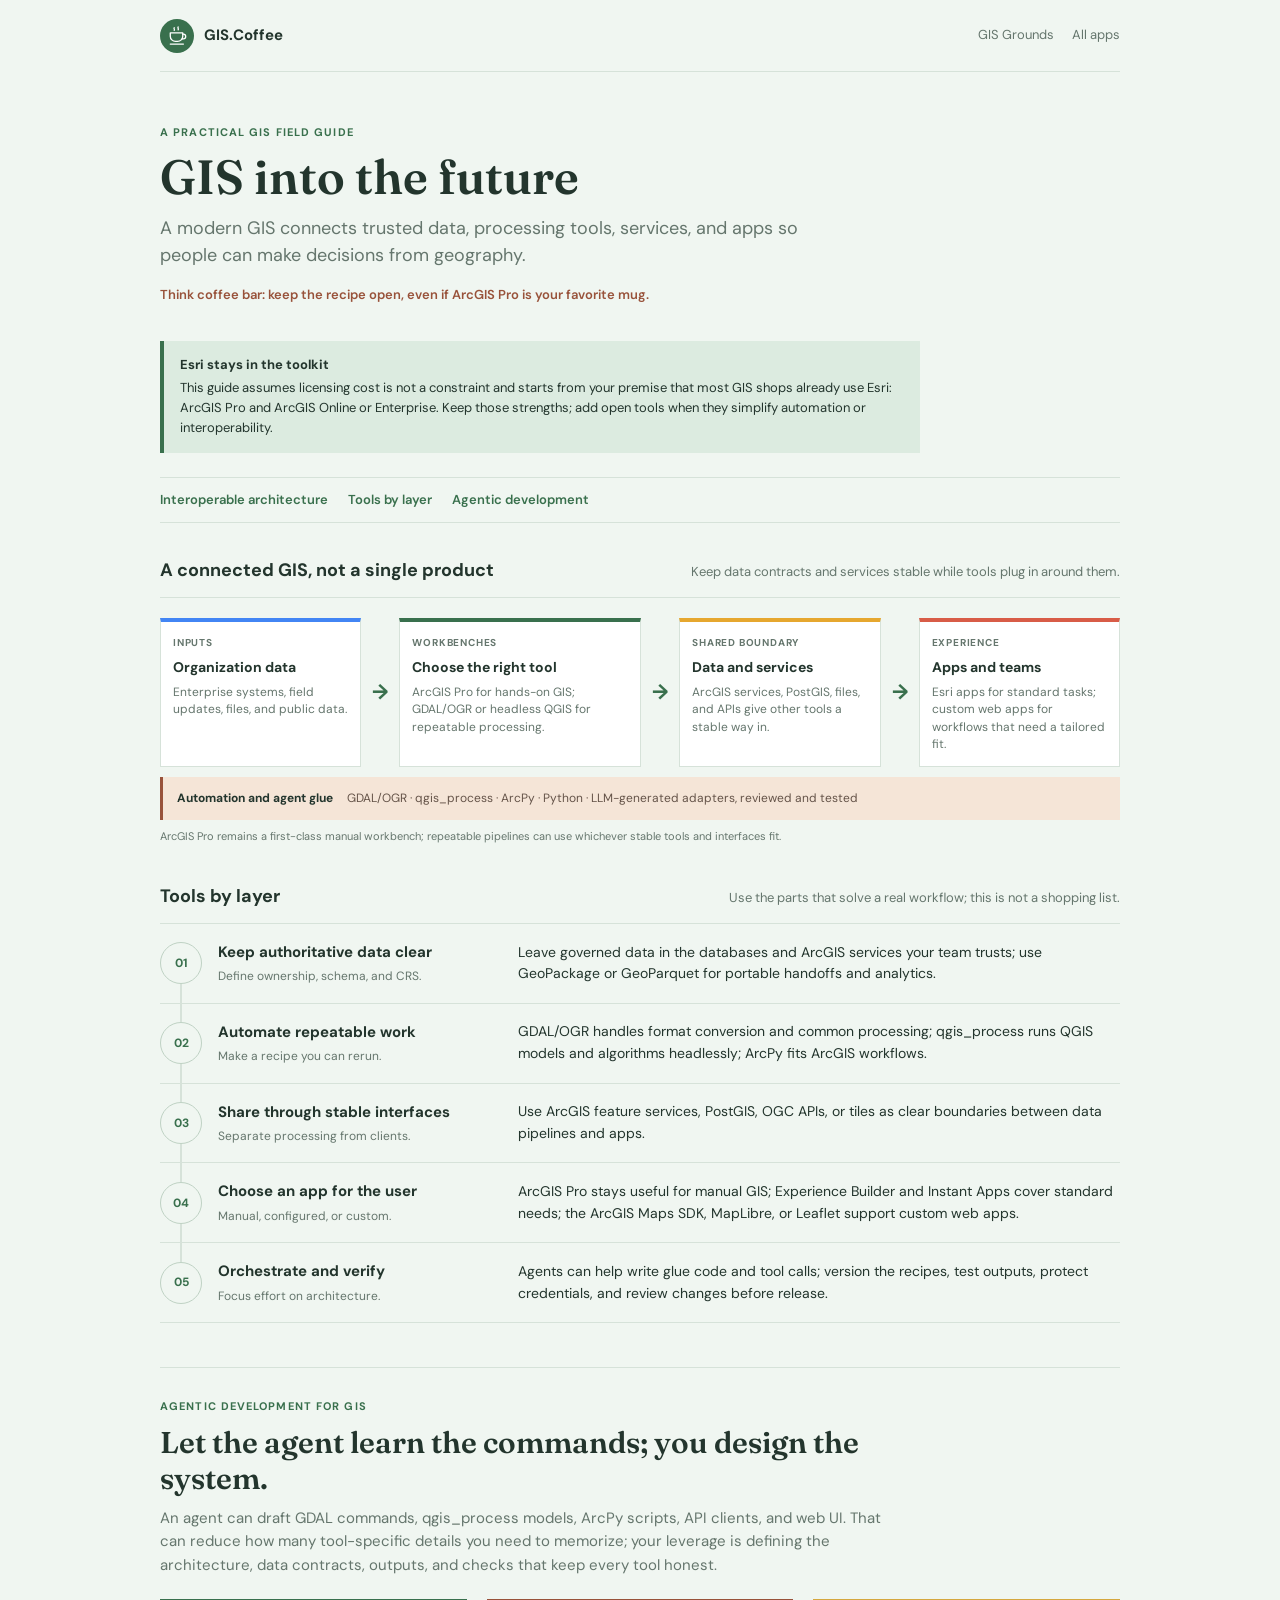
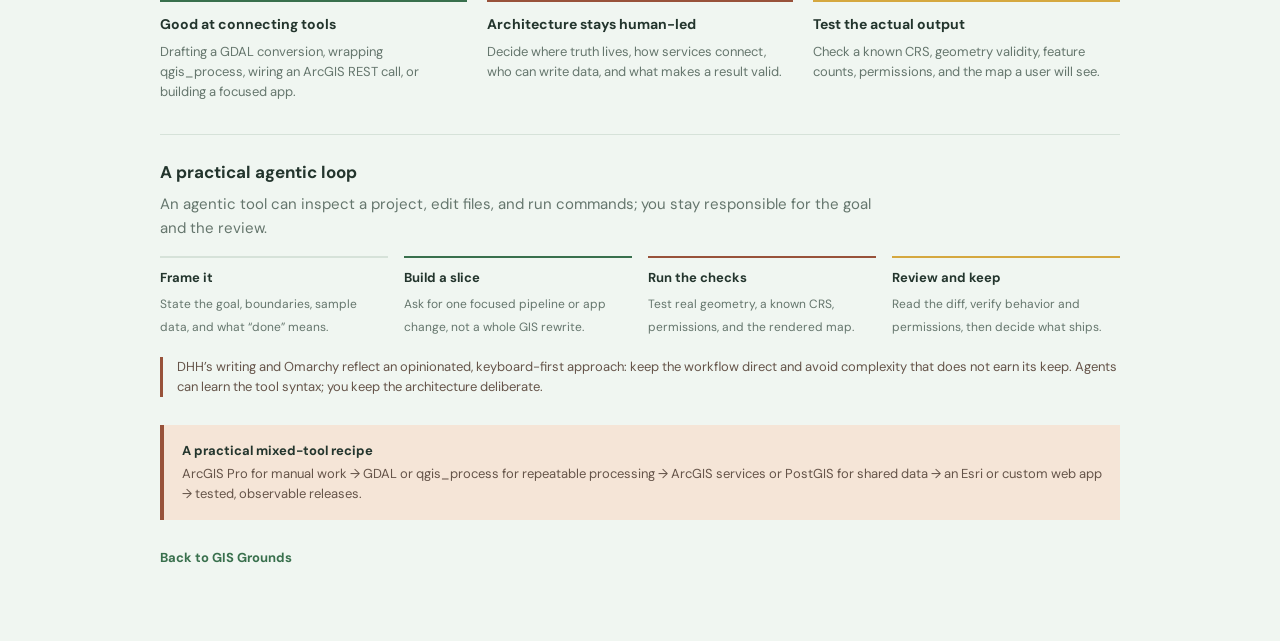
<file: gis-grounds/modern-gis/index.html>
<!doctype html>
<html lang="en">
<head>
  <meta charset="utf-8">
  <meta name="viewport" content="width=device-width, initial-scale=1">
  <meta name="referrer" content="strict-origin-when-cross-origin">
  <meta name="theme-color" content="#f0f6f1">
  <meta name="description" content="A practical guide to interoperable GIS tools, ArcGIS, GDAL, QGIS, and agentic development.">
  <title>GIS into the future · GIS.Coffee</title>
  <link rel="icon" href="data:image/svg+xml,<svg xmlns='http://www.w3.org/2000/svg' viewBox='0 0 100 100'><text y='.9em' font-size='90'>☕</text></svg>">
  <link rel="preconnect" href="https://fonts.googleapis.com">
  <link rel="preconnect" href="https://fonts.gstatic.com" crossorigin>
  <link href="https://fonts.googleapis.com/css2?family=DM+Sans:wght@400;500;600;700&family=Fraunces:opsz,wght@9..144,500;9..144,600&display=swap" rel="stylesheet">
  <style>
    :root { color-scheme:light; --ink:#23352d; --muted:#65766d; --line:#d6e2d9; --paper:#fff; --wash:#f0f6f1; --green:#39704d; --mint:#dcebe0; --coffee:#98523a; --cream:#f5e5d7; }
    * { box-sizing:border-box; }
    body { margin:0; min-height:100vh; color:var(--ink); background:var(--wash); font:15px/1.55 'DM Sans',sans-serif; }
    a { color:inherit; text-decoration:none; }
    .shell { width:min(100% - 40px,960px); margin:0 auto; }
    header { height:72px; display:flex; align-items:center; justify-content:space-between; border-bottom:1px solid var(--line); }
    .brand { display:flex; align-items:center; gap:10px; font-weight:700; }
    .mark { width:34px; height:34px; display:grid; place-items:center; border-radius:50%; color:#fff; background:var(--green); }
    .mark svg { width:21px; height:21px; }
    .nav-links { display:flex; align-items:center; gap:18px; color:var(--muted); font-size:13px; }
    .nav-links a:hover { color:var(--green); }
    main { padding:52px 0 72px; }
    .hero { max-width:760px; margin-bottom:36px; }
    .eyebrow { margin:0 0 10px; color:var(--green); font-size:11px; font-weight:700; letter-spacing:.1em; text-transform:uppercase; }
    h1,h2,h3,p { margin-top:0; }
    h1 { margin-bottom:12px; font:600 48px/1.08 'Fraunces',Georgia,serif; }
    .lead { max-width:680px; margin:0; color:var(--muted); font-size:18px; line-height:1.5; }
    .coffee-note { margin:16px 0 0; color:var(--coffee); font-size:13px; font-weight:600; }
    .platform-principle { max-width:760px; margin:0 0 24px; padding:14px 16px; border-left:4px solid var(--green); background:var(--mint); }
    .platform-principle strong { display:block; margin-bottom:3px; font-size:13px; }.platform-principle p { margin:0; font-size:13px; }
    .article-index { display:flex; flex-wrap:wrap; gap:10px 20px; margin:0 0 34px; padding:12px 0; border-block:1px solid var(--line); color:var(--green); font-size:13px; font-weight:600; }
    .article-index a:hover { text-decoration:underline; text-underline-offset:3px; }
    .section-heading { display:flex; align-items:baseline; justify-content:space-between; gap:20px; padding-bottom:12px; border-bottom:1px solid var(--line); }
    .section-heading h2 { margin:0; font-size:18px; }
    .section-heading p { margin:0; color:var(--muted); font-size:13px; }
    .stack { position:relative; list-style:none; margin:0 0 44px; padding:0; }
    .stack::before { position:absolute; top:26px; bottom:26px; left:20px; width:2px; background:var(--line); content:''; }
    .stack-step { position:relative; display:grid; grid-template-columns:42px minmax(145px,.8fr) minmax(0,1.7fr); align-items:center; gap:16px; padding:17px 0; border-bottom:1px solid var(--line); }
    .step-number { z-index:1; width:42px; height:42px; display:grid; place-items:center; border:1px solid #bfd2c4; border-radius:50%; color:var(--green); background:var(--wash); font-size:12px; font-weight:700; font-variant-numeric:tabular-nums; }
    .step-name { margin:0; font-size:15px; font-weight:700; }
    .step-purpose { margin:3px 0 0; color:var(--muted); font-size:12px; }
    .step-tools { margin:0; color:var(--ink); font-size:14px; }
    .architecture-figure { margin:20px 0 38px; }
    .architecture-flow { display:grid; grid-template-columns:minmax(0,1fr) 22px minmax(0,1.2fr) 22px minmax(0,1fr) 22px minmax(0,1fr); align-items:stretch; gap:8px; }
    .architecture-node { min-width:0; padding:13px 12px; border:1px solid var(--line); border-top:4px solid var(--green); background:var(--paper); }
    .architecture-node.source-node { border-top-color:#4285f4; }.architecture-node.tools-node { border-top-color:#39704d; }.architecture-node.services-node { border-top-color:#e6a72f; }.architecture-node.apps-node { border-top-color:#d85c47; }
    .architecture-node small { display:block; margin-bottom:7px; color:var(--muted); font-size:10px; font-weight:700; letter-spacing:.08em; text-transform:uppercase; }
    .architecture-node h3 { margin:0 0 5px; font-size:14px; }.architecture-node p { margin:0; color:var(--muted); font-size:12px; line-height:1.45; }
    .flow-arrow { display:grid; place-items:center; color:var(--green); font-size:21px; font-weight:700; }
    .architecture-rail { display:flex; flex-wrap:wrap; gap:6px 14px; align-items:baseline; margin-top:10px; padding:12px 14px; border-left:3px solid var(--coffee); background:var(--cream); }
    .architecture-rail strong { font-size:12px; }.architecture-rail span { color:#655449; font-size:12px; }
    .architecture-figure figcaption { margin-top:8px; color:var(--muted); font-size:11px; }
    .llm-section { padding:30px 0 0; border-top:1px solid var(--line); }
    .llm-section h2 { max-width:700px; margin:0 0 10px; font:600 30px/1.2 'Fraunces',Georgia,serif; }
    .llm-intro { max-width:740px; color:var(--muted); }
    .llm-points { display:grid; grid-template-columns:repeat(3,minmax(0,1fr)); gap:20px; margin-top:22px; }
    .llm-point { padding-top:12px; border-top:3px solid var(--green); }
    .llm-point:nth-child(2) { border-color:var(--coffee); }
    .llm-point:nth-child(3) { border-color:#d5a83f; }
    .llm-point h3 { margin:0 0 6px; font-size:14px; }
    .llm-point p { margin:0; color:var(--muted); font-size:13px; }
    .agent-workflow { margin-top:32px; padding-top:24px; border-top:1px solid var(--line); }
    .agent-workflow h3 { margin:0 0 8px; font-size:17px; }
    .agent-intro { max-width:720px; margin-bottom:16px; color:var(--muted); }
    .agent-steps { display:grid; grid-template-columns:repeat(4,minmax(0,1fr)); gap:16px; list-style:none; margin:0; padding:0; }
    .agent-steps li { padding-top:10px; border-top:2px solid var(--line); }
    .agent-steps li:nth-child(2) { border-color:var(--green); }.agent-steps li:nth-child(3) { border-color:var(--coffee); }.agent-steps li:nth-child(4) { border-color:#d5a83f; }
    .agent-steps strong { display:block; margin-bottom:4px; font-size:13px; }.agent-steps span { color:var(--muted); font-size:12px; }
    .approach-note { margin:18px 0 0; padding-left:14px; border-left:3px solid var(--coffee); color:#655449; font-size:13px; }
    .starter { margin:28px 0 0; padding:16px 18px; border-left:4px solid var(--coffee); background:var(--cream); }
    .starter strong { display:block; margin-bottom:3px; font-size:13px; }
    .starter p { margin:0; color:#655449; font-size:13px; }
    .back-link { display:inline-flex; margin-top:28px; color:var(--green); font-size:13px; font-weight:700; }
    .back-link:hover { text-decoration:underline; text-underline-offset:3px; }
    @media(max-width:640px) {
      .shell { width:min(100% - 28px,520px); }
      header { height:60px; }
      .nav-links { gap:12px; font-size:12px; }
      main { padding:34px 0 48px; }
      .hero { margin-bottom:26px; }
      h1 { font-size:38px; }
      .lead { font-size:16px; }
      .section-heading { display:block; }
      .section-heading p { margin-top:5px; }
      .architecture-flow { grid-template-columns:1fr; gap:4px; }.flow-arrow { height:18px; transform:rotate(90deg); }
      .architecture-node { padding:10px 12px; }
      .stack::before { left:17px; }
      .stack-step { grid-template-columns:36px minmax(0,1fr); gap:10px 12px; padding:14px 0; }
      .step-number { width:36px; height:36px; }
      .step-tools { grid-column:2; }
      .llm-points { grid-template-columns:1fr; gap:16px; }
      .llm-section h2 { font-size:26px; }
      .agent-steps { grid-template-columns:1fr 1fr; gap:14px; }
    }
    @media(prefers-reduced-motion:reduce) { *,*::before,*::after { scroll-behavior:auto !important; animation-duration:.01ms !important; transition-duration:.01ms !important; } }
  </style>
</head>
<body>
  <div class="shell">
    <header>
      <a class="brand" href="../../"><span class="mark" aria-hidden="true"><svg viewBox="0 0 32 32" fill="none" stroke="currentColor" stroke-width="2" stroke-linecap="round" stroke-linejoin="round"><path d="M11 4c-1.4 1.4 1.4 2.8 0 4.2M17 3c-1.4 1.4 1.4 2.8 0 4.2"/><path d="M5 12h19v5a8 8 0 0 1-8 8h-3a8 8 0 0 1-8-8v-5Z"/><path d="M24 14h1a3.5 3.5 0 0 1 0 7h-2M5 29h20"/></svg></span>GIS.Coffee</a>
      <nav class="nav-links" aria-label="Page navigation"><a href="../">GIS Grounds</a><a href="../../">All apps</a></nav>
    </header>
    <main>
      <section class="hero">
        <p class="eyebrow">A practical GIS field guide</p>
        <h1>GIS into the future</h1>
        <p class="lead">A modern GIS connects trusted data, processing tools, services, and apps so people can make decisions from geography.</p>
        <p class="coffee-note">Think coffee bar: keep the recipe open, even if ArcGIS Pro is your favorite mug.</p>
      </section>
      <aside class="platform-principle"><strong>Esri stays in the toolkit</strong><p>This guide assumes licensing cost is not a constraint and starts from your premise that most GIS shops already use Esri: ArcGIS Pro and ArcGIS Online or Enterprise. Keep those strengths; add open tools when they simplify automation or interoperability.</p></aside>
      <nav class="article-index" aria-label="On this page"><a href="#architecture">Interoperable architecture</a><a href="#stack-title">Tools by layer</a><a href="#llm-title">Agentic development</a></nav>
      <section id="architecture" aria-labelledby="architecture-title">
        <div class="section-heading"><h2 id="architecture-title">A connected GIS, not a single product</h2><p>Keep data contracts and services stable while tools plug in around them.</p></div>
        <figure class="architecture-figure">
          <div class="architecture-flow">
            <div class="architecture-node source-node"><small>Inputs</small><h3>Organization data</h3><p>Enterprise systems, field updates, files, and public data.</p></div>
            <span class="flow-arrow" aria-hidden="true">→</span>
            <div class="architecture-node tools-node"><small>Workbenches</small><h3>Choose the right tool</h3><p>ArcGIS Pro for hands-on GIS; GDAL/OGR or headless QGIS for repeatable processing.</p></div>
            <span class="flow-arrow" aria-hidden="true">→</span>
            <div class="architecture-node services-node"><small>Shared boundary</small><h3>Data and services</h3><p>ArcGIS services, PostGIS, files, and APIs give other tools a stable way in.</p></div>
            <span class="flow-arrow" aria-hidden="true">→</span>
            <div class="architecture-node apps-node"><small>Experience</small><h3>Apps and teams</h3><p>Esri apps for standard tasks; custom web apps for workflows that need a tailored fit.</p></div>
          </div>
          <div class="architecture-rail"><strong>Automation and agent glue</strong><span>GDAL/OGR · qgis_process · ArcPy · Python · LLM-generated adapters, reviewed and tested</span></div>
          <figcaption>ArcGIS Pro remains a first-class manual workbench; repeatable pipelines can use whichever stable tools and interfaces fit.</figcaption>
        </figure>
      </section>
      <section aria-labelledby="stack-title">
        <div class="section-heading"><h2 id="stack-title">Tools by layer</h2><p>Use the parts that solve a real workflow; this is not a shopping list.</p></div>
        <ol class="stack">
          <li class="stack-step"><span class="step-number">01</span><div><h3 class="step-name">Keep authoritative data clear</h3><p class="step-purpose">Define ownership, schema, and CRS.</p></div><p class="step-tools">Leave governed data in the databases and ArcGIS services your team trusts; use GeoPackage or GeoParquet for portable handoffs and analytics.</p></li>
          <li class="stack-step"><span class="step-number">02</span><div><h3 class="step-name">Automate repeatable work</h3><p class="step-purpose">Make a recipe you can rerun.</p></div><p class="step-tools">GDAL/OGR handles format conversion and common processing; qgis_process runs QGIS models and algorithms headlessly; ArcPy fits ArcGIS workflows.</p></li>
          <li class="stack-step"><span class="step-number">03</span><div><h3 class="step-name">Share through stable interfaces</h3><p class="step-purpose">Separate processing from clients.</p></div><p class="step-tools">Use ArcGIS feature services, PostGIS, OGC APIs, or tiles as clear boundaries between data pipelines and apps.</p></li>
          <li class="stack-step"><span class="step-number">04</span><div><h3 class="step-name">Choose an app for the user</h3><p class="step-purpose">Manual, configured, or custom.</p></div><p class="step-tools">ArcGIS Pro stays useful for manual GIS; Experience Builder and Instant Apps cover standard needs; the ArcGIS Maps SDK, MapLibre, or Leaflet support custom web apps.</p></li>
          <li class="stack-step"><span class="step-number">05</span><div><h3 class="step-name">Orchestrate and verify</h3><p class="step-purpose">Focus effort on architecture.</p></div><p class="step-tools">Agents can help write glue code and tool calls; version the recipes, test outputs, protect credentials, and review changes before release.</p></li>
        </ol>
      </section>
      <section class="llm-section" aria-labelledby="llm-title">
        <p class="eyebrow">Agentic development for GIS</p>
        <h2 id="llm-title">Let the agent learn the commands; you design the system.</h2>
        <p class="llm-intro">An agent can draft GDAL commands, qgis_process models, ArcPy scripts, API clients, and web UI. That can reduce how many tool-specific details you need to memorize; your leverage is defining the architecture, data contracts, outputs, and checks that keep every tool honest.</p>
        <div class="llm-points">
          <article class="llm-point"><h3>Good at connecting tools</h3><p>Drafting a GDAL conversion, wrapping qgis_process, wiring an ArcGIS REST call, or building a focused app.</p></article>
          <article class="llm-point"><h3>Architecture stays human-led</h3><p>Decide where truth lives, how services connect, who can write data, and what makes a result valid.</p></article>
          <article class="llm-point"><h3>Test the actual output</h3><p>Check a known CRS, geometry validity, feature counts, permissions, and the map a user will see.</p></article>
        </div>
        <div class="agent-workflow">
          <h3>A practical agentic loop</h3>
          <p class="agent-intro">An agentic tool can inspect a project, edit files, and run commands; you stay responsible for the goal and the review.</p>
          <ol class="agent-steps">
            <li><strong>Frame it</strong><span>State the goal, boundaries, sample data, and what “done” means.</span></li>
            <li><strong>Build a slice</strong><span>Ask for one focused pipeline or app change, not a whole GIS rewrite.</span></li>
            <li><strong>Run the checks</strong><span>Test real geometry, a known CRS, permissions, and the rendered map.</span></li>
            <li><strong>Review and keep</strong><span>Read the diff, verify behavior and permissions, then decide what ships.</span></li>
          </ol>
          <p class="approach-note">DHH’s writing and Omarchy reflect an opinionated, keyboard-first approach: keep the workflow direct and avoid complexity that does not earn its keep. Agents can learn the tool syntax; you keep the architecture deliberate.</p>
        </div>
        <aside class="starter"><strong>A practical mixed-tool recipe</strong><p>ArcGIS Pro for manual work → GDAL or qgis_process for repeatable processing → ArcGIS services or PostGIS for shared data → an Esri or custom web app → tested, observable releases.</p></aside>
      </section>
      <a class="back-link" href="../">Back to GIS Grounds</a>
    </main>
  </div>
</body>
</html>
</file>
